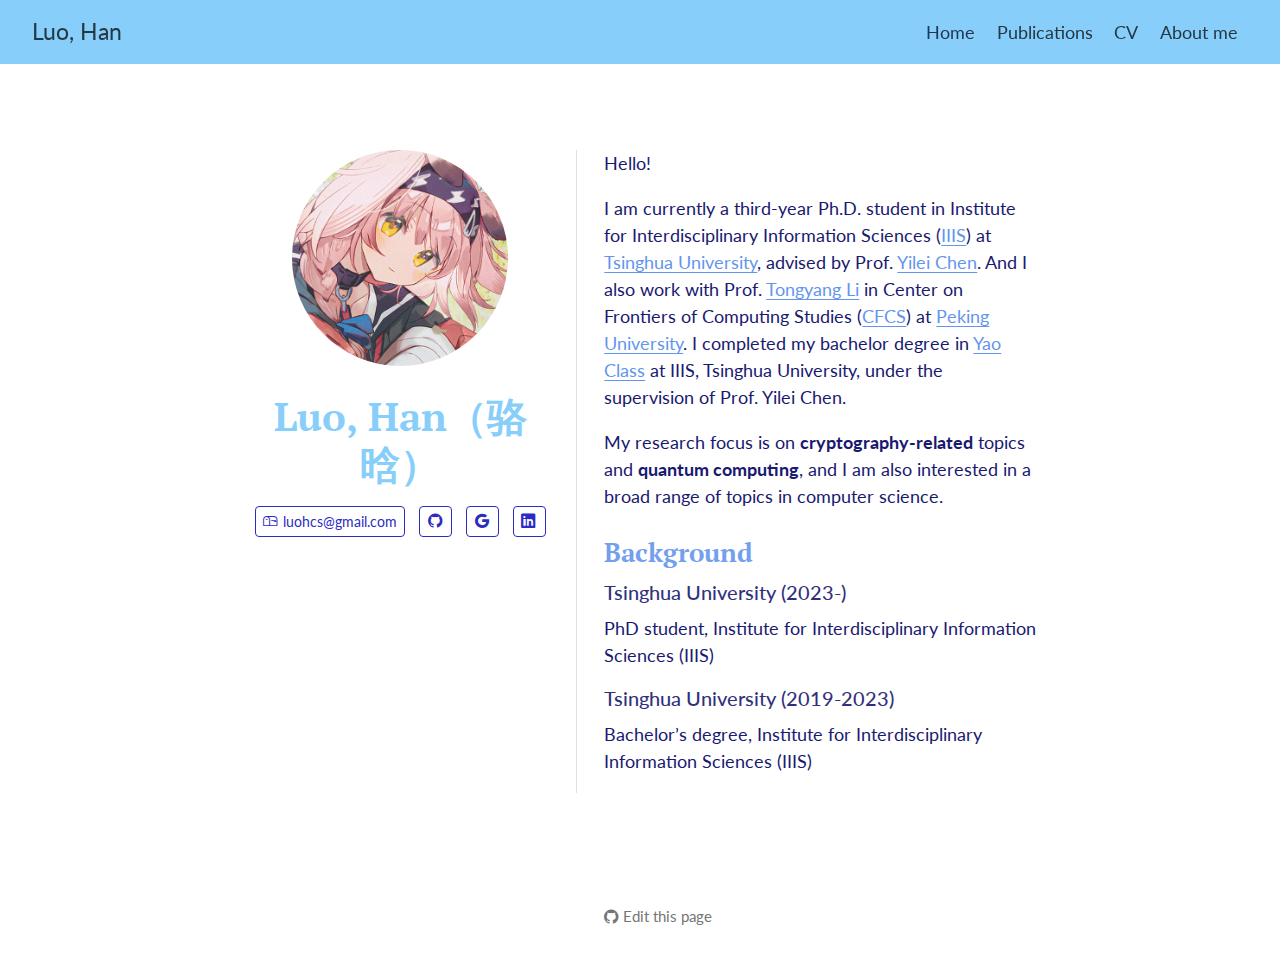
<file: docs/index.html>
<!DOCTYPE html>
<html xmlns="http://www.w3.org/1999/xhtml" lang="en" xml:lang="en"><head>

<meta charset="utf-8">
<meta name="generator" content="quarto-1.8.26">

<meta name="viewport" content="width=device-width, initial-scale=1.0, user-scalable=yes">


<title>Luo, Han（骆晗） – Luo, Han</title>
<style>
code{white-space: pre-wrap;}
span.smallcaps{font-variant: small-caps;}
div.columns{display: flex; gap: min(4vw, 1.5em);}
div.column{flex: auto; overflow-x: auto;}
div.hanging-indent{margin-left: 1.5em; text-indent: -1.5em;}
ul.task-list{list-style: none;}
ul.task-list li input[type="checkbox"] {
  width: 0.8em;
  margin: 0 0.8em 0.2em -1em; /* quarto-specific, see https://github.com/quarto-dev/quarto-cli/issues/4556 */ 
  vertical-align: middle;
}
</style>


<script src="site_libs/quarto-nav/quarto-nav.js"></script>
<script src="site_libs/quarto-nav/headroom.min.js"></script>
<script src="site_libs/clipboard/clipboard.min.js"></script>
<script src="site_libs/quarto-search/autocomplete.umd.js"></script>
<script src="site_libs/quarto-search/fuse.min.js"></script>
<script src="site_libs/quarto-search/quarto-search.js"></script>
<meta name="quarto:offset" content="./">
<link href="./favicon.png" rel="icon" type="image/png">
<script src="site_libs/quarto-html/quarto.js" type="module"></script>
<script src="site_libs/quarto-html/tabsets/tabsets.js" type="module"></script>
<script src="site_libs/quarto-html/axe/axe-check.js" type="module"></script>
<script src="site_libs/quarto-html/popper.min.js"></script>
<script src="site_libs/quarto-html/tippy.umd.min.js"></script>
<link href="site_libs/quarto-html/tippy.css" rel="stylesheet">
<link href="site_libs/quarto-html/quarto-syntax-highlighting-587c61ba64f3a5504c4d52d930310e48.css" rel="stylesheet" id="quarto-text-highlighting-styles">
<script src="site_libs/bootstrap/bootstrap.min.js"></script>
<link href="site_libs/bootstrap/bootstrap-icons.css" rel="stylesheet">
<link href="site_libs/bootstrap/bootstrap-1719c0163b936916dc7833be25f7a540.min.css" rel="stylesheet" append-hash="true" id="quarto-bootstrap" data-mode="light">
<script id="quarto-search-options" type="application/json">{
  "location": "navbar",
  "copy-button": false,
  "collapse-after": 3,
  "panel-placement": "end",
  "type": "overlay",
  "limit": 50,
  "keyboard-shortcut": [
    "f",
    "/",
    "s"
  ],
  "show-item-context": false,
  "language": {
    "search-no-results-text": "No results",
    "search-matching-documents-text": "matching documents",
    "search-copy-link-title": "Copy link to search",
    "search-hide-matches-text": "Hide additional matches",
    "search-more-match-text": "more match in this document",
    "search-more-matches-text": "more matches in this document",
    "search-clear-button-title": "Clear",
    "search-text-placeholder": "",
    "search-detached-cancel-button-title": "Cancel",
    "search-submit-button-title": "Submit",
    "search-label": "Search"
  }
}</script>


</head>

<body class="nav-fixed fullcontent quarto-light">

<div id="quarto-search-results"></div>
  <header id="quarto-header" class="headroom fixed-top">
    <nav class="navbar navbar-expand-lg " data-bs-theme="dark">
      <div class="navbar-container container-fluid">
      <div class="navbar-brand-container mx-auto">
    <a class="navbar-brand" href="./index.html">
    <span class="navbar-title">Luo, Han</span>
    </a>
  </div>
          <button class="navbar-toggler" type="button" data-bs-toggle="collapse" data-bs-target="#navbarCollapse" aria-controls="navbarCollapse" role="menu" aria-expanded="false" aria-label="Toggle navigation" onclick="if (window.quartoToggleHeadroom) { window.quartoToggleHeadroom(); }">
  <span class="navbar-toggler-icon"></span>
</button>
          <div class="collapse navbar-collapse" id="navbarCollapse">
            <ul class="navbar-nav navbar-nav-scroll ms-auto">
  <li class="nav-item">
    <a class="nav-link active" href="./index.html" aria-current="page"> 
<span class="menu-text">Home</span></a>
  </li>  
  <li class="nav-item">
    <a class="nav-link" href="./pubs/pubs-all.html"> 
<span class="menu-text">Publications</span></a>
  </li>  
  <li class="nav-item">
    <a class="nav-link" href="./Resume_en.pdf"> 
<span class="menu-text">CV</span></a>
  </li>  
  <li class="nav-item">
    <a class="nav-link" href="./about_me.html"> 
<span class="menu-text">About me</span></a>
  </li>  
</ul>
          </div> <!-- /navcollapse -->
            <div class="quarto-navbar-tools">
</div>
      </div> <!-- /container-fluid -->
    </nav>
</header>
<!-- content -->
<div id="quarto-content" class="quarto-container page-columns page-rows-contents page-layout-article page-navbar">
<!-- sidebar -->
<!-- margin-sidebar -->
    
<!-- main -->
<main class="content" id="quarto-document-content">




<div class="quarto-about-trestles">
  <div class="about-entity">
    <img src="figs/photo.png" class="about-image
  round " style="height: 12em; width: 12em;">
<header id="title-block-header" class="quarto-title-block default">
<div class="quarto-title">
<h1 class="title">Luo, Han（骆晗）</h1>
</div>
<div class="quarto-title-meta">
  </div>
</header>
    <div class="about-links">
  <a href="mailto:luohcs@gmail.com" class="about-link" rel="" target="">
    <i class="bi bi-mailbox"></i>
     <span class="about-link-text">luohcs@gmail.com</span>
  </a>
  <a href="https://github.com/luohcs01" class="about-link" rel="" target="">
    <i class="bi bi-github"></i>
     <span class="about-link-text"></span>
  </a>
  <a href="https://scholar.google.com/citations?user=lJaciXIAAAAJ&amp;hl=zh-CN&amp;oi=sra" class="about-link" rel="" target="">
    <i class="bi bi-google scholar"></i>
     <span class="about-link-text"></span>
  </a>
  <a href="https://www.linkedin.com/in/luohcs01" class="about-link" rel="" target="">
    <i class="bi bi-linkedin"></i>
     <span class="about-link-text"></span>
  </a>
</div>
  </div>
  <div class="about-contents"><div id="hero-heading">
<p>Hello!</p>
<p>I am currently a third-year Ph.D.&nbsp;student in Institute for Interdisciplinary Information Sciences (<a href="https://iiis.tsinghua.edu.cn/en/">IIIS</a>) at <a href="https://www.tsinghua.edu.cn/en/">Tsinghua University</a>, advised by Prof.&nbsp;<a href="http://www.chenyilei.net/">Yilei Chen</a>. And I also work with Prof.&nbsp;<a href="https://www.tongyangli.com/">Tongyang Li</a> in Center on Frontiers of Computing Studies (<a href="https://cfcs.pku.edu.cn/english/">CFCS</a>) at <a href="https://english.pku.edu.cn/">Peking University</a>. I completed my bachelor degree in <a href="https://iiis.tsinghua.edu.cn/en/Yao_Class/About_Yao_Class.htm">Yao Class</a> at IIIS, Tsinghua University, under the supervision of Prof.&nbsp;Yilei Chen.</p>
<p>My research focus is on <strong>cryptography-related</strong> topics and <strong>quantum computing</strong>, and I am also interested in a broad range of topics in computer science.</p>
<section id="background" class="level3">
<h3 data-anchor-id="background">Background</h3>
<section id="tsinghua-university-2023-" class="level5">
<h5 data-anchor-id="tsinghua-university-2023-">Tsinghua University (2023-)</h5>
<p>PhD student, Institute for Interdisciplinary Information Sciences (IIIS)</p>
</section>
<section id="tsinghua-university-2019-2023" class="level5">
<h5 data-anchor-id="tsinghua-university-2019-2023">Tsinghua University (2019-2023)</h5>
<p>Bachelor’s degree, Institute for Interdisciplinary Information Sciences (IIIS)</p>
</section>
</section>
</div></div>
</div>





</main> <!-- /main -->
<script id="quarto-html-after-body" type="application/javascript">
  window.document.addEventListener("DOMContentLoaded", function (event) {
    const isCodeAnnotation = (el) => {
      for (const clz of el.classList) {
        if (clz.startsWith('code-annotation-')) {                     
          return true;
        }
      }
      return false;
    }
    const onCopySuccess = function(e) {
      // button target
      const button = e.trigger;
      // don't keep focus
      button.blur();
      // flash "checked"
      button.classList.add('code-copy-button-checked');
      var currentTitle = button.getAttribute("title");
      button.setAttribute("title", "Copied!");
      let tooltip;
      if (window.bootstrap) {
        button.setAttribute("data-bs-toggle", "tooltip");
        button.setAttribute("data-bs-placement", "left");
        button.setAttribute("data-bs-title", "Copied!");
        tooltip = new bootstrap.Tooltip(button, 
          { trigger: "manual", 
            customClass: "code-copy-button-tooltip",
            offset: [0, -8]});
        tooltip.show();    
      }
      setTimeout(function() {
        if (tooltip) {
          tooltip.hide();
          button.removeAttribute("data-bs-title");
          button.removeAttribute("data-bs-toggle");
          button.removeAttribute("data-bs-placement");
        }
        button.setAttribute("title", currentTitle);
        button.classList.remove('code-copy-button-checked');
      }, 1000);
      // clear code selection
      e.clearSelection();
    }
    const getTextToCopy = function(trigger) {
      const outerScaffold = trigger.parentElement.cloneNode(true);
      const codeEl = outerScaffold.querySelector('code');
      for (const childEl of codeEl.children) {
        if (isCodeAnnotation(childEl)) {
          childEl.remove();
        }
      }
      return codeEl.innerText;
    }
    const clipboard = new window.ClipboardJS('.code-copy-button:not([data-in-quarto-modal])', {
      text: getTextToCopy
    });
    clipboard.on('success', onCopySuccess);
    if (window.document.getElementById('quarto-embedded-source-code-modal')) {
      const clipboardModal = new window.ClipboardJS('.code-copy-button[data-in-quarto-modal]', {
        text: getTextToCopy,
        container: window.document.getElementById('quarto-embedded-source-code-modal')
      });
      clipboardModal.on('success', onCopySuccess);
    }
      var localhostRegex = new RegExp(/^(?:http|https):\/\/localhost\:?[0-9]*\//);
      var mailtoRegex = new RegExp(/^mailto:/);
        var filterRegex = new RegExp("https:\/\/luohcs01\.github\.io");
      var isInternal = (href) => {
          return filterRegex.test(href) || localhostRegex.test(href) || mailtoRegex.test(href);
      }
      // Inspect non-navigation links and adorn them if external
     var links = window.document.querySelectorAll('a[href]:not(.nav-link):not(.navbar-brand):not(.toc-action):not(.sidebar-link):not(.sidebar-item-toggle):not(.pagination-link):not(.no-external):not([aria-hidden]):not(.dropdown-item):not(.quarto-navigation-tool):not(.about-link)');
      for (var i=0; i<links.length; i++) {
        const link = links[i];
        if (!isInternal(link.href)) {
          // undo the damage that might have been done by quarto-nav.js in the case of
          // links that we want to consider external
          if (link.dataset.originalHref !== undefined) {
            link.href = link.dataset.originalHref;
          }
        }
      }
    function tippyHover(el, contentFn, onTriggerFn, onUntriggerFn) {
      const config = {
        allowHTML: true,
        maxWidth: 500,
        delay: 100,
        arrow: false,
        appendTo: function(el) {
            return el.parentElement;
        },
        interactive: true,
        interactiveBorder: 10,
        theme: 'quarto',
        placement: 'bottom-start',
      };
      if (contentFn) {
        config.content = contentFn;
      }
      if (onTriggerFn) {
        config.onTrigger = onTriggerFn;
      }
      if (onUntriggerFn) {
        config.onUntrigger = onUntriggerFn;
      }
      window.tippy(el, config); 
    }
    const noterefs = window.document.querySelectorAll('a[role="doc-noteref"]');
    for (var i=0; i<noterefs.length; i++) {
      const ref = noterefs[i];
      tippyHover(ref, function() {
        // use id or data attribute instead here
        let href = ref.getAttribute('data-footnote-href') || ref.getAttribute('href');
        try { href = new URL(href).hash; } catch {}
        const id = href.replace(/^#\/?/, "");
        const note = window.document.getElementById(id);
        if (note) {
          return note.innerHTML;
        } else {
          return "";
        }
      });
    }
    const xrefs = window.document.querySelectorAll('a.quarto-xref');
    const processXRef = (id, note) => {
      // Strip column container classes
      const stripColumnClz = (el) => {
        el.classList.remove("page-full", "page-columns");
        if (el.children) {
          for (const child of el.children) {
            stripColumnClz(child);
          }
        }
      }
      stripColumnClz(note)
      if (id === null || id.startsWith('sec-')) {
        // Special case sections, only their first couple elements
        const container = document.createElement("div");
        if (note.children && note.children.length > 2) {
          container.appendChild(note.children[0].cloneNode(true));
          for (let i = 1; i < note.children.length; i++) {
            const child = note.children[i];
            if (child.tagName === "P" && child.innerText === "") {
              continue;
            } else {
              container.appendChild(child.cloneNode(true));
              break;
            }
          }
          if (window.Quarto?.typesetMath) {
            window.Quarto.typesetMath(container);
          }
          return container.innerHTML
        } else {
          if (window.Quarto?.typesetMath) {
            window.Quarto.typesetMath(note);
          }
          return note.innerHTML;
        }
      } else {
        // Remove any anchor links if they are present
        const anchorLink = note.querySelector('a.anchorjs-link');
        if (anchorLink) {
          anchorLink.remove();
        }
        if (window.Quarto?.typesetMath) {
          window.Quarto.typesetMath(note);
        }
        if (note.classList.contains("callout")) {
          return note.outerHTML;
        } else {
          return note.innerHTML;
        }
      }
    }
    for (var i=0; i<xrefs.length; i++) {
      const xref = xrefs[i];
      tippyHover(xref, undefined, function(instance) {
        instance.disable();
        let url = xref.getAttribute('href');
        let hash = undefined; 
        if (url.startsWith('#')) {
          hash = url;
        } else {
          try { hash = new URL(url).hash; } catch {}
        }
        if (hash) {
          const id = hash.replace(/^#\/?/, "");
          const note = window.document.getElementById(id);
          if (note !== null) {
            try {
              const html = processXRef(id, note.cloneNode(true));
              instance.setContent(html);
            } finally {
              instance.enable();
              instance.show();
            }
          } else {
            // See if we can fetch this
            fetch(url.split('#')[0])
            .then(res => res.text())
            .then(html => {
              const parser = new DOMParser();
              const htmlDoc = parser.parseFromString(html, "text/html");
              const note = htmlDoc.getElementById(id);
              if (note !== null) {
                const html = processXRef(id, note);
                instance.setContent(html);
              } 
            }).finally(() => {
              instance.enable();
              instance.show();
            });
          }
        } else {
          // See if we can fetch a full url (with no hash to target)
          // This is a special case and we should probably do some content thinning / targeting
          fetch(url)
          .then(res => res.text())
          .then(html => {
            const parser = new DOMParser();
            const htmlDoc = parser.parseFromString(html, "text/html");
            const note = htmlDoc.querySelector('main.content');
            if (note !== null) {
              // This should only happen for chapter cross references
              // (since there is no id in the URL)
              // remove the first header
              if (note.children.length > 0 && note.children[0].tagName === "HEADER") {
                note.children[0].remove();
              }
              const html = processXRef(null, note);
              instance.setContent(html);
            } 
          }).finally(() => {
            instance.enable();
            instance.show();
          });
        }
      }, function(instance) {
      });
    }
        let selectedAnnoteEl;
        const selectorForAnnotation = ( cell, annotation) => {
          let cellAttr = 'data-code-cell="' + cell + '"';
          let lineAttr = 'data-code-annotation="' +  annotation + '"';
          const selector = 'span[' + cellAttr + '][' + lineAttr + ']';
          return selector;
        }
        const selectCodeLines = (annoteEl) => {
          const doc = window.document;
          const targetCell = annoteEl.getAttribute("data-target-cell");
          const targetAnnotation = annoteEl.getAttribute("data-target-annotation");
          const annoteSpan = window.document.querySelector(selectorForAnnotation(targetCell, targetAnnotation));
          const lines = annoteSpan.getAttribute("data-code-lines").split(",");
          const lineIds = lines.map((line) => {
            return targetCell + "-" + line;
          })
          let top = null;
          let height = null;
          let parent = null;
          if (lineIds.length > 0) {
              //compute the position of the single el (top and bottom and make a div)
              const el = window.document.getElementById(lineIds[0]);
              top = el.offsetTop;
              height = el.offsetHeight;
              parent = el.parentElement.parentElement;
            if (lineIds.length > 1) {
              const lastEl = window.document.getElementById(lineIds[lineIds.length - 1]);
              const bottom = lastEl.offsetTop + lastEl.offsetHeight;
              height = bottom - top;
            }
            if (top !== null && height !== null && parent !== null) {
              // cook up a div (if necessary) and position it 
              let div = window.document.getElementById("code-annotation-line-highlight");
              if (div === null) {
                div = window.document.createElement("div");
                div.setAttribute("id", "code-annotation-line-highlight");
                div.style.position = 'absolute';
                parent.appendChild(div);
              }
              div.style.top = top - 2 + "px";
              div.style.height = height + 4 + "px";
              div.style.left = 0;
              let gutterDiv = window.document.getElementById("code-annotation-line-highlight-gutter");
              if (gutterDiv === null) {
                gutterDiv = window.document.createElement("div");
                gutterDiv.setAttribute("id", "code-annotation-line-highlight-gutter");
                gutterDiv.style.position = 'absolute';
                const codeCell = window.document.getElementById(targetCell);
                const gutter = codeCell.querySelector('.code-annotation-gutter');
                gutter.appendChild(gutterDiv);
              }
              gutterDiv.style.top = top - 2 + "px";
              gutterDiv.style.height = height + 4 + "px";
            }
            selectedAnnoteEl = annoteEl;
          }
        };
        const unselectCodeLines = () => {
          const elementsIds = ["code-annotation-line-highlight", "code-annotation-line-highlight-gutter"];
          elementsIds.forEach((elId) => {
            const div = window.document.getElementById(elId);
            if (div) {
              div.remove();
            }
          });
          selectedAnnoteEl = undefined;
        };
          // Handle positioning of the toggle
      window.addEventListener(
        "resize",
        throttle(() => {
          elRect = undefined;
          if (selectedAnnoteEl) {
            selectCodeLines(selectedAnnoteEl);
          }
        }, 10)
      );
      function throttle(fn, ms) {
      let throttle = false;
      let timer;
        return (...args) => {
          if(!throttle) { // first call gets through
              fn.apply(this, args);
              throttle = true;
          } else { // all the others get throttled
              if(timer) clearTimeout(timer); // cancel #2
              timer = setTimeout(() => {
                fn.apply(this, args);
                timer = throttle = false;
              }, ms);
          }
        };
      }
        // Attach click handler to the DT
        const annoteDls = window.document.querySelectorAll('dt[data-target-cell]');
        for (const annoteDlNode of annoteDls) {
          annoteDlNode.addEventListener('click', (event) => {
            const clickedEl = event.target;
            if (clickedEl !== selectedAnnoteEl) {
              unselectCodeLines();
              const activeEl = window.document.querySelector('dt[data-target-cell].code-annotation-active');
              if (activeEl) {
                activeEl.classList.remove('code-annotation-active');
              }
              selectCodeLines(clickedEl);
              clickedEl.classList.add('code-annotation-active');
            } else {
              // Unselect the line
              unselectCodeLines();
              clickedEl.classList.remove('code-annotation-active');
            }
          });
        }
    const findCites = (el) => {
      const parentEl = el.parentElement;
      if (parentEl) {
        const cites = parentEl.dataset.cites;
        if (cites) {
          return {
            el,
            cites: cites.split(' ')
          };
        } else {
          return findCites(el.parentElement)
        }
      } else {
        return undefined;
      }
    };
    var bibliorefs = window.document.querySelectorAll('a[role="doc-biblioref"]');
    for (var i=0; i<bibliorefs.length; i++) {
      const ref = bibliorefs[i];
      const citeInfo = findCites(ref);
      if (citeInfo) {
        tippyHover(citeInfo.el, function() {
          var popup = window.document.createElement('div');
          citeInfo.cites.forEach(function(cite) {
            var citeDiv = window.document.createElement('div');
            citeDiv.classList.add('hanging-indent');
            citeDiv.classList.add('csl-entry');
            var biblioDiv = window.document.getElementById('ref-' + cite);
            if (biblioDiv) {
              citeDiv.innerHTML = biblioDiv.innerHTML;
            }
            popup.appendChild(citeDiv);
          });
          return popup.innerHTML;
        });
      }
    }
  });
  </script>
</div> <!-- /content -->




<footer class="footer"><div class="nav-footer"><div class="nav-footer-center"><div class="toc-actions"><ul><li><a href="https://github.com/LuoHCS01/LuoHCS01.github.io/edit/main/index.qmd" class="toc-action"><i class="bi bi-github"></i>Edit this page</a></li></ul></div></div></div></footer></body></html>
</file>
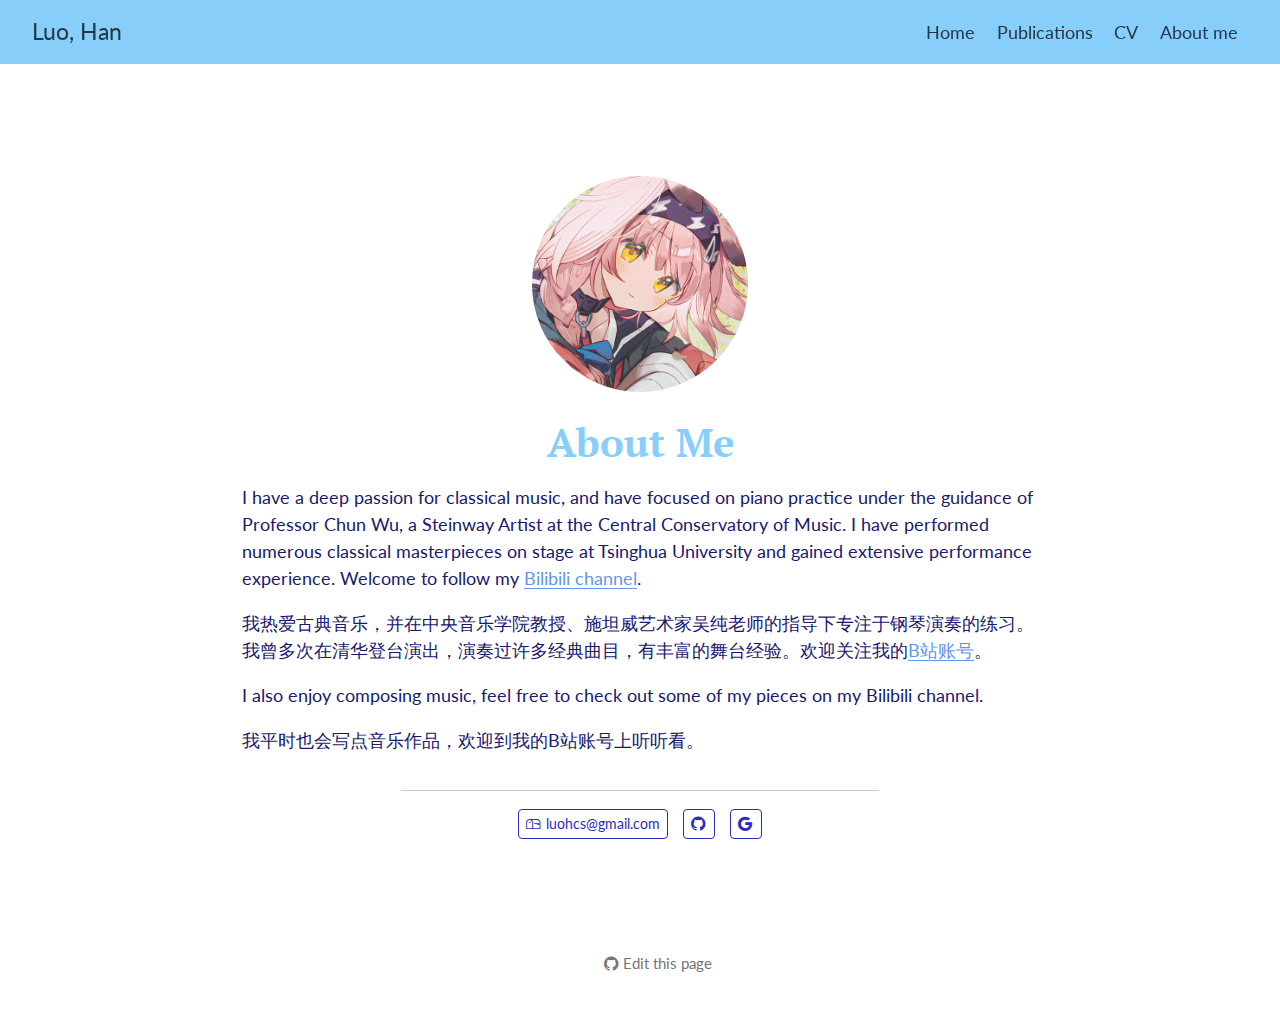
<file: docs/about_me.html>
<!DOCTYPE html>
<html xmlns="http://www.w3.org/1999/xhtml" lang="en" xml:lang="en"><head>

<meta charset="utf-8">
<meta name="generator" content="quarto-1.8.26">

<meta name="viewport" content="width=device-width, initial-scale=1.0, user-scalable=yes">


<title>About Me – Luo, Han</title>
<style>
code{white-space: pre-wrap;}
span.smallcaps{font-variant: small-caps;}
div.columns{display: flex; gap: min(4vw, 1.5em);}
div.column{flex: auto; overflow-x: auto;}
div.hanging-indent{margin-left: 1.5em; text-indent: -1.5em;}
ul.task-list{list-style: none;}
ul.task-list li input[type="checkbox"] {
  width: 0.8em;
  margin: 0 0.8em 0.2em -1em; /* quarto-specific, see https://github.com/quarto-dev/quarto-cli/issues/4556 */ 
  vertical-align: middle;
}
</style>


<script src="site_libs/quarto-nav/quarto-nav.js"></script>
<script src="site_libs/quarto-nav/headroom.min.js"></script>
<script src="site_libs/clipboard/clipboard.min.js"></script>
<script src="site_libs/quarto-search/autocomplete.umd.js"></script>
<script src="site_libs/quarto-search/fuse.min.js"></script>
<script src="site_libs/quarto-search/quarto-search.js"></script>
<meta name="quarto:offset" content="./">
<link href="./favicon.png" rel="icon" type="image/png">
<script src="site_libs/quarto-html/quarto.js" type="module"></script>
<script src="site_libs/quarto-html/tabsets/tabsets.js" type="module"></script>
<script src="site_libs/quarto-html/axe/axe-check.js" type="module"></script>
<script src="site_libs/quarto-html/popper.min.js"></script>
<script src="site_libs/quarto-html/tippy.umd.min.js"></script>
<link href="site_libs/quarto-html/tippy.css" rel="stylesheet">
<link href="site_libs/quarto-html/quarto-syntax-highlighting-587c61ba64f3a5504c4d52d930310e48.css" rel="stylesheet" id="quarto-text-highlighting-styles">
<script src="site_libs/bootstrap/bootstrap.min.js"></script>
<link href="site_libs/bootstrap/bootstrap-icons.css" rel="stylesheet">
<link href="site_libs/bootstrap/bootstrap-1719c0163b936916dc7833be25f7a540.min.css" rel="stylesheet" append-hash="true" id="quarto-bootstrap" data-mode="light">
<script id="quarto-search-options" type="application/json">{
  "location": "navbar",
  "copy-button": false,
  "collapse-after": 3,
  "panel-placement": "end",
  "type": "overlay",
  "limit": 50,
  "keyboard-shortcut": [
    "f",
    "/",
    "s"
  ],
  "show-item-context": false,
  "language": {
    "search-no-results-text": "No results",
    "search-matching-documents-text": "matching documents",
    "search-copy-link-title": "Copy link to search",
    "search-hide-matches-text": "Hide additional matches",
    "search-more-match-text": "more match in this document",
    "search-more-matches-text": "more matches in this document",
    "search-clear-button-title": "Clear",
    "search-text-placeholder": "",
    "search-detached-cancel-button-title": "Cancel",
    "search-submit-button-title": "Submit",
    "search-label": "Search"
  }
}</script>


</head>

<body class="nav-fixed fullcontent quarto-light">

<div id="quarto-search-results"></div>
  <header id="quarto-header" class="headroom fixed-top">
    <nav class="navbar navbar-expand-lg " data-bs-theme="dark">
      <div class="navbar-container container-fluid">
      <div class="navbar-brand-container mx-auto">
    <a class="navbar-brand" href="./index.html">
    <span class="navbar-title">Luo, Han</span>
    </a>
  </div>
          <button class="navbar-toggler" type="button" data-bs-toggle="collapse" data-bs-target="#navbarCollapse" aria-controls="navbarCollapse" role="menu" aria-expanded="false" aria-label="Toggle navigation" onclick="if (window.quartoToggleHeadroom) { window.quartoToggleHeadroom(); }">
  <span class="navbar-toggler-icon"></span>
</button>
          <div class="collapse navbar-collapse" id="navbarCollapse">
            <ul class="navbar-nav navbar-nav-scroll ms-auto">
  <li class="nav-item">
    <a class="nav-link" href="./index.html"> 
<span class="menu-text">Home</span></a>
  </li>  
  <li class="nav-item">
    <a class="nav-link" href="./pubs/pubs-all.html"> 
<span class="menu-text">Publications</span></a>
  </li>  
  <li class="nav-item">
    <a class="nav-link" href="./Resume_en.pdf"> 
<span class="menu-text">CV</span></a>
  </li>  
  <li class="nav-item">
    <a class="nav-link active" href="./about_me.html" aria-current="page"> 
<span class="menu-text">About me</span></a>
  </li>  
</ul>
          </div> <!-- /navcollapse -->
            <div class="quarto-navbar-tools">
</div>
      </div> <!-- /container-fluid -->
    </nav>
</header>
<!-- content -->
<div id="quarto-content" class="quarto-container page-columns page-rows-contents page-layout-article page-navbar">
<!-- sidebar -->
<!-- margin-sidebar -->
    
<!-- main -->
<main class="content" id="quarto-document-content">




<div class="quarto-about-jolla">
  <img src="figs/photo.png" class="about-image
  round " style="height: 12em; width: 12em;">
 <header id="title-block-header" class="quarto-title-block default">
<div class="quarto-title">
<h1 class="title">About Me</h1>
</div>
<div class="quarto-title-meta">
  </div>
</header><div id="hero-heading">
<p>I have a deep passion for classical music, and have focused on piano practice under the guidance of Professor Chun Wu, a Steinway Artist at the Central Conservatory of Music. I have performed numerous classical masterpieces on stage at Tsinghua University and gained extensive performance experience. Welcome to follow my <a href="https://space.bilibili.com/426164965">Bilibili channel</a>.</p>
<p>我热爱古典音乐，并在中央音乐学院教授、施坦威艺术家吴纯老师的指导下专注于钢琴演奏的练习。我曾多次在清华登台演出，演奏过许多经典曲目，有丰富的舞台经验。欢迎关注我的<a href="https://space.bilibili.com/426164965">B站账号</a>。</p>
<p>I also enjoy composing music, feel free to check out some of my pieces on my Bilibili channel.</p>
<p>我平时也会写点音乐作品，欢迎到我的B站账号上听听看。</p>
</div> 
  <hr class="about-sep">
   <div class="about-links">
  <a href="mailto:luohcs@gmail.com" class="about-link" rel="" target="">
    <i class="bi bi-mailbox"></i>
     <span class="about-link-text">luohcs@gmail.com</span>
  </a>
  <a href="https://github.com/luohcs01" class="about-link" rel="" target="">
    <i class="bi bi-github"></i>
     <span class="about-link-text"></span>
  </a>
  <a href="https://scholar.google.com/citations?user=lJaciXIAAAAJ&amp;hl=zh-CN&amp;oi=sra" class="about-link" rel="" target="">
    <i class="bi bi-google scholar"></i>
     <span class="about-link-text"></span>
  </a>
</div>
</div>





</main> <!-- /main -->
<script id="quarto-html-after-body" type="application/javascript">
  window.document.addEventListener("DOMContentLoaded", function (event) {
    const isCodeAnnotation = (el) => {
      for (const clz of el.classList) {
        if (clz.startsWith('code-annotation-')) {                     
          return true;
        }
      }
      return false;
    }
    const onCopySuccess = function(e) {
      // button target
      const button = e.trigger;
      // don't keep focus
      button.blur();
      // flash "checked"
      button.classList.add('code-copy-button-checked');
      var currentTitle = button.getAttribute("title");
      button.setAttribute("title", "Copied!");
      let tooltip;
      if (window.bootstrap) {
        button.setAttribute("data-bs-toggle", "tooltip");
        button.setAttribute("data-bs-placement", "left");
        button.setAttribute("data-bs-title", "Copied!");
        tooltip = new bootstrap.Tooltip(button, 
          { trigger: "manual", 
            customClass: "code-copy-button-tooltip",
            offset: [0, -8]});
        tooltip.show();    
      }
      setTimeout(function() {
        if (tooltip) {
          tooltip.hide();
          button.removeAttribute("data-bs-title");
          button.removeAttribute("data-bs-toggle");
          button.removeAttribute("data-bs-placement");
        }
        button.setAttribute("title", currentTitle);
        button.classList.remove('code-copy-button-checked');
      }, 1000);
      // clear code selection
      e.clearSelection();
    }
    const getTextToCopy = function(trigger) {
      const outerScaffold = trigger.parentElement.cloneNode(true);
      const codeEl = outerScaffold.querySelector('code');
      for (const childEl of codeEl.children) {
        if (isCodeAnnotation(childEl)) {
          childEl.remove();
        }
      }
      return codeEl.innerText;
    }
    const clipboard = new window.ClipboardJS('.code-copy-button:not([data-in-quarto-modal])', {
      text: getTextToCopy
    });
    clipboard.on('success', onCopySuccess);
    if (window.document.getElementById('quarto-embedded-source-code-modal')) {
      const clipboardModal = new window.ClipboardJS('.code-copy-button[data-in-quarto-modal]', {
        text: getTextToCopy,
        container: window.document.getElementById('quarto-embedded-source-code-modal')
      });
      clipboardModal.on('success', onCopySuccess);
    }
      var localhostRegex = new RegExp(/^(?:http|https):\/\/localhost\:?[0-9]*\//);
      var mailtoRegex = new RegExp(/^mailto:/);
        var filterRegex = new RegExp("https:\/\/luohcs01\.github\.io");
      var isInternal = (href) => {
          return filterRegex.test(href) || localhostRegex.test(href) || mailtoRegex.test(href);
      }
      // Inspect non-navigation links and adorn them if external
     var links = window.document.querySelectorAll('a[href]:not(.nav-link):not(.navbar-brand):not(.toc-action):not(.sidebar-link):not(.sidebar-item-toggle):not(.pagination-link):not(.no-external):not([aria-hidden]):not(.dropdown-item):not(.quarto-navigation-tool):not(.about-link)');
      for (var i=0; i<links.length; i++) {
        const link = links[i];
        if (!isInternal(link.href)) {
          // undo the damage that might have been done by quarto-nav.js in the case of
          // links that we want to consider external
          if (link.dataset.originalHref !== undefined) {
            link.href = link.dataset.originalHref;
          }
        }
      }
    function tippyHover(el, contentFn, onTriggerFn, onUntriggerFn) {
      const config = {
        allowHTML: true,
        maxWidth: 500,
        delay: 100,
        arrow: false,
        appendTo: function(el) {
            return el.parentElement;
        },
        interactive: true,
        interactiveBorder: 10,
        theme: 'quarto',
        placement: 'bottom-start',
      };
      if (contentFn) {
        config.content = contentFn;
      }
      if (onTriggerFn) {
        config.onTrigger = onTriggerFn;
      }
      if (onUntriggerFn) {
        config.onUntrigger = onUntriggerFn;
      }
      window.tippy(el, config); 
    }
    const noterefs = window.document.querySelectorAll('a[role="doc-noteref"]');
    for (var i=0; i<noterefs.length; i++) {
      const ref = noterefs[i];
      tippyHover(ref, function() {
        // use id or data attribute instead here
        let href = ref.getAttribute('data-footnote-href') || ref.getAttribute('href');
        try { href = new URL(href).hash; } catch {}
        const id = href.replace(/^#\/?/, "");
        const note = window.document.getElementById(id);
        if (note) {
          return note.innerHTML;
        } else {
          return "";
        }
      });
    }
    const xrefs = window.document.querySelectorAll('a.quarto-xref');
    const processXRef = (id, note) => {
      // Strip column container classes
      const stripColumnClz = (el) => {
        el.classList.remove("page-full", "page-columns");
        if (el.children) {
          for (const child of el.children) {
            stripColumnClz(child);
          }
        }
      }
      stripColumnClz(note)
      if (id === null || id.startsWith('sec-')) {
        // Special case sections, only their first couple elements
        const container = document.createElement("div");
        if (note.children && note.children.length > 2) {
          container.appendChild(note.children[0].cloneNode(true));
          for (let i = 1; i < note.children.length; i++) {
            const child = note.children[i];
            if (child.tagName === "P" && child.innerText === "") {
              continue;
            } else {
              container.appendChild(child.cloneNode(true));
              break;
            }
          }
          if (window.Quarto?.typesetMath) {
            window.Quarto.typesetMath(container);
          }
          return container.innerHTML
        } else {
          if (window.Quarto?.typesetMath) {
            window.Quarto.typesetMath(note);
          }
          return note.innerHTML;
        }
      } else {
        // Remove any anchor links if they are present
        const anchorLink = note.querySelector('a.anchorjs-link');
        if (anchorLink) {
          anchorLink.remove();
        }
        if (window.Quarto?.typesetMath) {
          window.Quarto.typesetMath(note);
        }
        if (note.classList.contains("callout")) {
          return note.outerHTML;
        } else {
          return note.innerHTML;
        }
      }
    }
    for (var i=0; i<xrefs.length; i++) {
      const xref = xrefs[i];
      tippyHover(xref, undefined, function(instance) {
        instance.disable();
        let url = xref.getAttribute('href');
        let hash = undefined; 
        if (url.startsWith('#')) {
          hash = url;
        } else {
          try { hash = new URL(url).hash; } catch {}
        }
        if (hash) {
          const id = hash.replace(/^#\/?/, "");
          const note = window.document.getElementById(id);
          if (note !== null) {
            try {
              const html = processXRef(id, note.cloneNode(true));
              instance.setContent(html);
            } finally {
              instance.enable();
              instance.show();
            }
          } else {
            // See if we can fetch this
            fetch(url.split('#')[0])
            .then(res => res.text())
            .then(html => {
              const parser = new DOMParser();
              const htmlDoc = parser.parseFromString(html, "text/html");
              const note = htmlDoc.getElementById(id);
              if (note !== null) {
                const html = processXRef(id, note);
                instance.setContent(html);
              } 
            }).finally(() => {
              instance.enable();
              instance.show();
            });
          }
        } else {
          // See if we can fetch a full url (with no hash to target)
          // This is a special case and we should probably do some content thinning / targeting
          fetch(url)
          .then(res => res.text())
          .then(html => {
            const parser = new DOMParser();
            const htmlDoc = parser.parseFromString(html, "text/html");
            const note = htmlDoc.querySelector('main.content');
            if (note !== null) {
              // This should only happen for chapter cross references
              // (since there is no id in the URL)
              // remove the first header
              if (note.children.length > 0 && note.children[0].tagName === "HEADER") {
                note.children[0].remove();
              }
              const html = processXRef(null, note);
              instance.setContent(html);
            } 
          }).finally(() => {
            instance.enable();
            instance.show();
          });
        }
      }, function(instance) {
      });
    }
        let selectedAnnoteEl;
        const selectorForAnnotation = ( cell, annotation) => {
          let cellAttr = 'data-code-cell="' + cell + '"';
          let lineAttr = 'data-code-annotation="' +  annotation + '"';
          const selector = 'span[' + cellAttr + '][' + lineAttr + ']';
          return selector;
        }
        const selectCodeLines = (annoteEl) => {
          const doc = window.document;
          const targetCell = annoteEl.getAttribute("data-target-cell");
          const targetAnnotation = annoteEl.getAttribute("data-target-annotation");
          const annoteSpan = window.document.querySelector(selectorForAnnotation(targetCell, targetAnnotation));
          const lines = annoteSpan.getAttribute("data-code-lines").split(",");
          const lineIds = lines.map((line) => {
            return targetCell + "-" + line;
          })
          let top = null;
          let height = null;
          let parent = null;
          if (lineIds.length > 0) {
              //compute the position of the single el (top and bottom and make a div)
              const el = window.document.getElementById(lineIds[0]);
              top = el.offsetTop;
              height = el.offsetHeight;
              parent = el.parentElement.parentElement;
            if (lineIds.length > 1) {
              const lastEl = window.document.getElementById(lineIds[lineIds.length - 1]);
              const bottom = lastEl.offsetTop + lastEl.offsetHeight;
              height = bottom - top;
            }
            if (top !== null && height !== null && parent !== null) {
              // cook up a div (if necessary) and position it 
              let div = window.document.getElementById("code-annotation-line-highlight");
              if (div === null) {
                div = window.document.createElement("div");
                div.setAttribute("id", "code-annotation-line-highlight");
                div.style.position = 'absolute';
                parent.appendChild(div);
              }
              div.style.top = top - 2 + "px";
              div.style.height = height + 4 + "px";
              div.style.left = 0;
              let gutterDiv = window.document.getElementById("code-annotation-line-highlight-gutter");
              if (gutterDiv === null) {
                gutterDiv = window.document.createElement("div");
                gutterDiv.setAttribute("id", "code-annotation-line-highlight-gutter");
                gutterDiv.style.position = 'absolute';
                const codeCell = window.document.getElementById(targetCell);
                const gutter = codeCell.querySelector('.code-annotation-gutter');
                gutter.appendChild(gutterDiv);
              }
              gutterDiv.style.top = top - 2 + "px";
              gutterDiv.style.height = height + 4 + "px";
            }
            selectedAnnoteEl = annoteEl;
          }
        };
        const unselectCodeLines = () => {
          const elementsIds = ["code-annotation-line-highlight", "code-annotation-line-highlight-gutter"];
          elementsIds.forEach((elId) => {
            const div = window.document.getElementById(elId);
            if (div) {
              div.remove();
            }
          });
          selectedAnnoteEl = undefined;
        };
          // Handle positioning of the toggle
      window.addEventListener(
        "resize",
        throttle(() => {
          elRect = undefined;
          if (selectedAnnoteEl) {
            selectCodeLines(selectedAnnoteEl);
          }
        }, 10)
      );
      function throttle(fn, ms) {
      let throttle = false;
      let timer;
        return (...args) => {
          if(!throttle) { // first call gets through
              fn.apply(this, args);
              throttle = true;
          } else { // all the others get throttled
              if(timer) clearTimeout(timer); // cancel #2
              timer = setTimeout(() => {
                fn.apply(this, args);
                timer = throttle = false;
              }, ms);
          }
        };
      }
        // Attach click handler to the DT
        const annoteDls = window.document.querySelectorAll('dt[data-target-cell]');
        for (const annoteDlNode of annoteDls) {
          annoteDlNode.addEventListener('click', (event) => {
            const clickedEl = event.target;
            if (clickedEl !== selectedAnnoteEl) {
              unselectCodeLines();
              const activeEl = window.document.querySelector('dt[data-target-cell].code-annotation-active');
              if (activeEl) {
                activeEl.classList.remove('code-annotation-active');
              }
              selectCodeLines(clickedEl);
              clickedEl.classList.add('code-annotation-active');
            } else {
              // Unselect the line
              unselectCodeLines();
              clickedEl.classList.remove('code-annotation-active');
            }
          });
        }
    const findCites = (el) => {
      const parentEl = el.parentElement;
      if (parentEl) {
        const cites = parentEl.dataset.cites;
        if (cites) {
          return {
            el,
            cites: cites.split(' ')
          };
        } else {
          return findCites(el.parentElement)
        }
      } else {
        return undefined;
      }
    };
    var bibliorefs = window.document.querySelectorAll('a[role="doc-biblioref"]');
    for (var i=0; i<bibliorefs.length; i++) {
      const ref = bibliorefs[i];
      const citeInfo = findCites(ref);
      if (citeInfo) {
        tippyHover(citeInfo.el, function() {
          var popup = window.document.createElement('div');
          citeInfo.cites.forEach(function(cite) {
            var citeDiv = window.document.createElement('div');
            citeDiv.classList.add('hanging-indent');
            citeDiv.classList.add('csl-entry');
            var biblioDiv = window.document.getElementById('ref-' + cite);
            if (biblioDiv) {
              citeDiv.innerHTML = biblioDiv.innerHTML;
            }
            popup.appendChild(citeDiv);
          });
          return popup.innerHTML;
        });
      }
    }
  });
  </script>
</div> <!-- /content -->




<footer class="footer"><div class="nav-footer"><div class="nav-footer-center"><div class="toc-actions"><ul><li><a href="https://github.com/LuoHCS01/LuoHCS01.github.io/edit/main/about_me.qmd" class="toc-action"><i class="bi bi-github"></i>Edit this page</a></li></ul></div></div></div></footer></body></html>
</file>
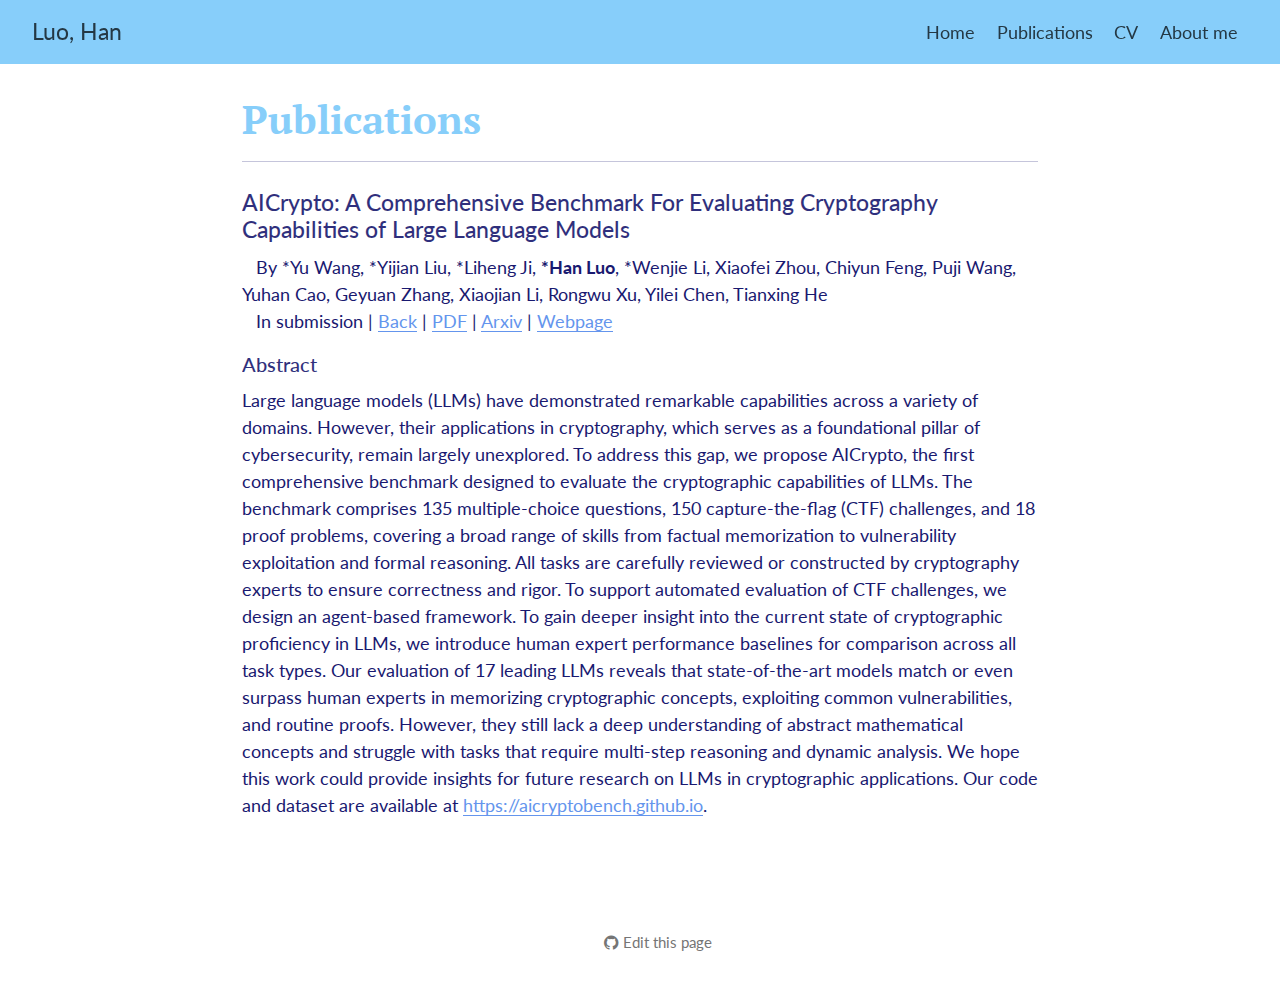
<file: docs/pubs/pub-202507-aicrypto.html>
<!DOCTYPE html>
<html xmlns="http://www.w3.org/1999/xhtml" lang="en" xml:lang="en"><head>

<meta charset="utf-8">
<meta name="generator" content="quarto-1.8.26">

<meta name="viewport" content="width=device-width, initial-scale=1.0, user-scalable=yes">


<title>Publications – Luo, Han</title>
<style>
code{white-space: pre-wrap;}
span.smallcaps{font-variant: small-caps;}
div.columns{display: flex; gap: min(4vw, 1.5em);}
div.column{flex: auto; overflow-x: auto;}
div.hanging-indent{margin-left: 1.5em; text-indent: -1.5em;}
ul.task-list{list-style: none;}
ul.task-list li input[type="checkbox"] {
  width: 0.8em;
  margin: 0 0.8em 0.2em -1em; /* quarto-specific, see https://github.com/quarto-dev/quarto-cli/issues/4556 */ 
  vertical-align: middle;
}
</style>


<script src="../site_libs/quarto-nav/quarto-nav.js"></script>
<script src="../site_libs/quarto-nav/headroom.min.js"></script>
<script src="../site_libs/clipboard/clipboard.min.js"></script>
<script src="../site_libs/quarto-search/autocomplete.umd.js"></script>
<script src="../site_libs/quarto-search/fuse.min.js"></script>
<script src="../site_libs/quarto-search/quarto-search.js"></script>
<meta name="quarto:offset" content="../">
<link href="../favicon.png" rel="icon" type="image/png">
<script src="../site_libs/quarto-html/quarto.js" type="module"></script>
<script src="../site_libs/quarto-html/tabsets/tabsets.js" type="module"></script>
<script src="../site_libs/quarto-html/axe/axe-check.js" type="module"></script>
<script src="../site_libs/quarto-html/popper.min.js"></script>
<script src="../site_libs/quarto-html/tippy.umd.min.js"></script>
<script src="../site_libs/quarto-html/anchor.min.js"></script>
<link href="../site_libs/quarto-html/tippy.css" rel="stylesheet">
<link href="../site_libs/quarto-html/quarto-syntax-highlighting-587c61ba64f3a5504c4d52d930310e48.css" rel="stylesheet" id="quarto-text-highlighting-styles">
<script src="../site_libs/bootstrap/bootstrap.min.js"></script>
<link href="../site_libs/bootstrap/bootstrap-icons.css" rel="stylesheet">
<link href="../site_libs/bootstrap/bootstrap-1719c0163b936916dc7833be25f7a540.min.css" rel="stylesheet" append-hash="true" id="quarto-bootstrap" data-mode="light">
<script id="quarto-search-options" type="application/json">{
  "location": "navbar",
  "copy-button": false,
  "collapse-after": 3,
  "panel-placement": "end",
  "type": "overlay",
  "limit": 50,
  "keyboard-shortcut": [
    "f",
    "/",
    "s"
  ],
  "show-item-context": false,
  "language": {
    "search-no-results-text": "No results",
    "search-matching-documents-text": "matching documents",
    "search-copy-link-title": "Copy link to search",
    "search-hide-matches-text": "Hide additional matches",
    "search-more-match-text": "more match in this document",
    "search-more-matches-text": "more matches in this document",
    "search-clear-button-title": "Clear",
    "search-text-placeholder": "",
    "search-detached-cancel-button-title": "Cancel",
    "search-submit-button-title": "Submit",
    "search-label": "Search"
  }
}</script>


</head>

<body class="nav-fixed fullcontent quarto-light">

<div id="quarto-search-results"></div>
  <header id="quarto-header" class="headroom fixed-top">
    <nav class="navbar navbar-expand-lg " data-bs-theme="dark">
      <div class="navbar-container container-fluid">
      <div class="navbar-brand-container mx-auto">
    <a class="navbar-brand" href="../index.html">
    <span class="navbar-title">Luo, Han</span>
    </a>
  </div>
          <button class="navbar-toggler" type="button" data-bs-toggle="collapse" data-bs-target="#navbarCollapse" aria-controls="navbarCollapse" role="menu" aria-expanded="false" aria-label="Toggle navigation" onclick="if (window.quartoToggleHeadroom) { window.quartoToggleHeadroom(); }">
  <span class="navbar-toggler-icon"></span>
</button>
          <div class="collapse navbar-collapse" id="navbarCollapse">
            <ul class="navbar-nav navbar-nav-scroll ms-auto">
  <li class="nav-item">
    <a class="nav-link" href="../index.html"> 
<span class="menu-text">Home</span></a>
  </li>  
  <li class="nav-item">
    <a class="nav-link" href="../pubs/pubs-all.html"> 
<span class="menu-text">Publications</span></a>
  </li>  
  <li class="nav-item">
    <a class="nav-link" href="../Resume_en.pdf"> 
<span class="menu-text">CV</span></a>
  </li>  
  <li class="nav-item">
    <a class="nav-link" href="../about_me.html"> 
<span class="menu-text">About me</span></a>
  </li>  
</ul>
          </div> <!-- /navcollapse -->
            <div class="quarto-navbar-tools">
</div>
      </div> <!-- /container-fluid -->
    </nav>
</header>
<!-- content -->
<div id="quarto-content" class="quarto-container page-columns page-rows-contents page-layout-article page-navbar">
<!-- sidebar -->
<!-- margin-sidebar -->
    
<!-- main -->
<main class="content" id="quarto-document-content">

<header id="title-block-header" class="quarto-title-block default">
<div class="quarto-title">
<h1 class="title">Publications</h1>
</div>



<div class="quarto-title-meta">

    
  
    
  </div>
  


</header>


<hr>
<section id="aicrypto-a-comprehensive-benchmark-for-evaluating-cryptography-capabilities-of-large-language-models" class="level4">
<h4 class="anchored" data-anchor-id="aicrypto-a-comprehensive-benchmark-for-evaluating-cryptography-capabilities-of-large-language-models">AICrypto: A Comprehensive Benchmark For Evaluating Cryptography Capabilities of Large Language Models</h4>
<p> By *Yu Wang, *Yijian Liu, *Liheng Ji, <strong>*Han Luo</strong>, *Wenjie Li, Xiaofei Zhou, Chiyun Feng, Puji Wang, Yuhan Cao, Geyuan Zhang, Xiaojian Li, Rongwu Xu, Yilei Chen, Tianxing He<br>  In submission | <a href="../pubs/pubs-all.html">Back</a> | <a href="https://arxiv.org/pdf/2507.09580">PDF</a> | <a href="https://arxiv.org/abs/2507.09580">Arxiv</a> | <a href="https://aicryptobench.github.io/">Webpage</a></p>
<section id="abstract" class="level5">
<h5 class="anchored" data-anchor-id="abstract">Abstract</h5>
<p>Large language models (LLMs) have demonstrated remarkable capabilities across a variety of domains. However, their applications in cryptography, which serves as a foundational pillar of cybersecurity, remain largely unexplored. To address this gap, we propose AICrypto, the first comprehensive benchmark designed to evaluate the cryptographic capabilities of LLMs. The benchmark comprises 135 multiple-choice questions, 150 capture-the-flag (CTF) challenges, and 18 proof problems, covering a broad range of skills from factual memorization to vulnerability exploitation and formal reasoning. All tasks are carefully reviewed or constructed by cryptography experts to ensure correctness and rigor. To support automated evaluation of CTF challenges, we design an agent-based framework. To gain deeper insight into the current state of cryptographic proficiency in LLMs, we introduce human expert performance baselines for comparison across all task types. Our evaluation of 17 leading LLMs reveals that state-of-the-art models match or even surpass human experts in memorizing cryptographic concepts, exploiting common vulnerabilities, and routine proofs. However, they still lack a deep understanding of abstract mathematical concepts and struggle with tasks that require multi-step reasoning and dynamic analysis. We hope this work could provide insights for future research on LLMs in cryptographic applications. Our code and dataset are available at <a href="https://aicryptobench.github.io">https://aicryptobench.github.io</a>.</p>


</section>
</section>

</main> <!-- /main -->
<script id="quarto-html-after-body" type="application/javascript">
  window.document.addEventListener("DOMContentLoaded", function (event) {
    const icon = "";
    const anchorJS = new window.AnchorJS();
    anchorJS.options = {
      placement: 'right',
      icon: icon
    };
    anchorJS.add('.anchored');
    const isCodeAnnotation = (el) => {
      for (const clz of el.classList) {
        if (clz.startsWith('code-annotation-')) {                     
          return true;
        }
      }
      return false;
    }
    const onCopySuccess = function(e) {
      // button target
      const button = e.trigger;
      // don't keep focus
      button.blur();
      // flash "checked"
      button.classList.add('code-copy-button-checked');
      var currentTitle = button.getAttribute("title");
      button.setAttribute("title", "Copied!");
      let tooltip;
      if (window.bootstrap) {
        button.setAttribute("data-bs-toggle", "tooltip");
        button.setAttribute("data-bs-placement", "left");
        button.setAttribute("data-bs-title", "Copied!");
        tooltip = new bootstrap.Tooltip(button, 
          { trigger: "manual", 
            customClass: "code-copy-button-tooltip",
            offset: [0, -8]});
        tooltip.show();    
      }
      setTimeout(function() {
        if (tooltip) {
          tooltip.hide();
          button.removeAttribute("data-bs-title");
          button.removeAttribute("data-bs-toggle");
          button.removeAttribute("data-bs-placement");
        }
        button.setAttribute("title", currentTitle);
        button.classList.remove('code-copy-button-checked');
      }, 1000);
      // clear code selection
      e.clearSelection();
    }
    const getTextToCopy = function(trigger) {
      const outerScaffold = trigger.parentElement.cloneNode(true);
      const codeEl = outerScaffold.querySelector('code');
      for (const childEl of codeEl.children) {
        if (isCodeAnnotation(childEl)) {
          childEl.remove();
        }
      }
      return codeEl.innerText;
    }
    const clipboard = new window.ClipboardJS('.code-copy-button:not([data-in-quarto-modal])', {
      text: getTextToCopy
    });
    clipboard.on('success', onCopySuccess);
    if (window.document.getElementById('quarto-embedded-source-code-modal')) {
      const clipboardModal = new window.ClipboardJS('.code-copy-button[data-in-quarto-modal]', {
        text: getTextToCopy,
        container: window.document.getElementById('quarto-embedded-source-code-modal')
      });
      clipboardModal.on('success', onCopySuccess);
    }
      var localhostRegex = new RegExp(/^(?:http|https):\/\/localhost\:?[0-9]*\//);
      var mailtoRegex = new RegExp(/^mailto:/);
        var filterRegex = new RegExp("https:\/\/luohcs01\.github\.io");
      var isInternal = (href) => {
          return filterRegex.test(href) || localhostRegex.test(href) || mailtoRegex.test(href);
      }
      // Inspect non-navigation links and adorn them if external
     var links = window.document.querySelectorAll('a[href]:not(.nav-link):not(.navbar-brand):not(.toc-action):not(.sidebar-link):not(.sidebar-item-toggle):not(.pagination-link):not(.no-external):not([aria-hidden]):not(.dropdown-item):not(.quarto-navigation-tool):not(.about-link)');
      for (var i=0; i<links.length; i++) {
        const link = links[i];
        if (!isInternal(link.href)) {
          // undo the damage that might have been done by quarto-nav.js in the case of
          // links that we want to consider external
          if (link.dataset.originalHref !== undefined) {
            link.href = link.dataset.originalHref;
          }
        }
      }
    function tippyHover(el, contentFn, onTriggerFn, onUntriggerFn) {
      const config = {
        allowHTML: true,
        maxWidth: 500,
        delay: 100,
        arrow: false,
        appendTo: function(el) {
            return el.parentElement;
        },
        interactive: true,
        interactiveBorder: 10,
        theme: 'quarto',
        placement: 'bottom-start',
      };
      if (contentFn) {
        config.content = contentFn;
      }
      if (onTriggerFn) {
        config.onTrigger = onTriggerFn;
      }
      if (onUntriggerFn) {
        config.onUntrigger = onUntriggerFn;
      }
      window.tippy(el, config); 
    }
    const noterefs = window.document.querySelectorAll('a[role="doc-noteref"]');
    for (var i=0; i<noterefs.length; i++) {
      const ref = noterefs[i];
      tippyHover(ref, function() {
        // use id or data attribute instead here
        let href = ref.getAttribute('data-footnote-href') || ref.getAttribute('href');
        try { href = new URL(href).hash; } catch {}
        const id = href.replace(/^#\/?/, "");
        const note = window.document.getElementById(id);
        if (note) {
          return note.innerHTML;
        } else {
          return "";
        }
      });
    }
    const xrefs = window.document.querySelectorAll('a.quarto-xref');
    const processXRef = (id, note) => {
      // Strip column container classes
      const stripColumnClz = (el) => {
        el.classList.remove("page-full", "page-columns");
        if (el.children) {
          for (const child of el.children) {
            stripColumnClz(child);
          }
        }
      }
      stripColumnClz(note)
      if (id === null || id.startsWith('sec-')) {
        // Special case sections, only their first couple elements
        const container = document.createElement("div");
        if (note.children && note.children.length > 2) {
          container.appendChild(note.children[0].cloneNode(true));
          for (let i = 1; i < note.children.length; i++) {
            const child = note.children[i];
            if (child.tagName === "P" && child.innerText === "") {
              continue;
            } else {
              container.appendChild(child.cloneNode(true));
              break;
            }
          }
          if (window.Quarto?.typesetMath) {
            window.Quarto.typesetMath(container);
          }
          return container.innerHTML
        } else {
          if (window.Quarto?.typesetMath) {
            window.Quarto.typesetMath(note);
          }
          return note.innerHTML;
        }
      } else {
        // Remove any anchor links if they are present
        const anchorLink = note.querySelector('a.anchorjs-link');
        if (anchorLink) {
          anchorLink.remove();
        }
        if (window.Quarto?.typesetMath) {
          window.Quarto.typesetMath(note);
        }
        if (note.classList.contains("callout")) {
          return note.outerHTML;
        } else {
          return note.innerHTML;
        }
      }
    }
    for (var i=0; i<xrefs.length; i++) {
      const xref = xrefs[i];
      tippyHover(xref, undefined, function(instance) {
        instance.disable();
        let url = xref.getAttribute('href');
        let hash = undefined; 
        if (url.startsWith('#')) {
          hash = url;
        } else {
          try { hash = new URL(url).hash; } catch {}
        }
        if (hash) {
          const id = hash.replace(/^#\/?/, "");
          const note = window.document.getElementById(id);
          if (note !== null) {
            try {
              const html = processXRef(id, note.cloneNode(true));
              instance.setContent(html);
            } finally {
              instance.enable();
              instance.show();
            }
          } else {
            // See if we can fetch this
            fetch(url.split('#')[0])
            .then(res => res.text())
            .then(html => {
              const parser = new DOMParser();
              const htmlDoc = parser.parseFromString(html, "text/html");
              const note = htmlDoc.getElementById(id);
              if (note !== null) {
                const html = processXRef(id, note);
                instance.setContent(html);
              } 
            }).finally(() => {
              instance.enable();
              instance.show();
            });
          }
        } else {
          // See if we can fetch a full url (with no hash to target)
          // This is a special case and we should probably do some content thinning / targeting
          fetch(url)
          .then(res => res.text())
          .then(html => {
            const parser = new DOMParser();
            const htmlDoc = parser.parseFromString(html, "text/html");
            const note = htmlDoc.querySelector('main.content');
            if (note !== null) {
              // This should only happen for chapter cross references
              // (since there is no id in the URL)
              // remove the first header
              if (note.children.length > 0 && note.children[0].tagName === "HEADER") {
                note.children[0].remove();
              }
              const html = processXRef(null, note);
              instance.setContent(html);
            } 
          }).finally(() => {
            instance.enable();
            instance.show();
          });
        }
      }, function(instance) {
      });
    }
        let selectedAnnoteEl;
        const selectorForAnnotation = ( cell, annotation) => {
          let cellAttr = 'data-code-cell="' + cell + '"';
          let lineAttr = 'data-code-annotation="' +  annotation + '"';
          const selector = 'span[' + cellAttr + '][' + lineAttr + ']';
          return selector;
        }
        const selectCodeLines = (annoteEl) => {
          const doc = window.document;
          const targetCell = annoteEl.getAttribute("data-target-cell");
          const targetAnnotation = annoteEl.getAttribute("data-target-annotation");
          const annoteSpan = window.document.querySelector(selectorForAnnotation(targetCell, targetAnnotation));
          const lines = annoteSpan.getAttribute("data-code-lines").split(",");
          const lineIds = lines.map((line) => {
            return targetCell + "-" + line;
          })
          let top = null;
          let height = null;
          let parent = null;
          if (lineIds.length > 0) {
              //compute the position of the single el (top and bottom and make a div)
              const el = window.document.getElementById(lineIds[0]);
              top = el.offsetTop;
              height = el.offsetHeight;
              parent = el.parentElement.parentElement;
            if (lineIds.length > 1) {
              const lastEl = window.document.getElementById(lineIds[lineIds.length - 1]);
              const bottom = lastEl.offsetTop + lastEl.offsetHeight;
              height = bottom - top;
            }
            if (top !== null && height !== null && parent !== null) {
              // cook up a div (if necessary) and position it 
              let div = window.document.getElementById("code-annotation-line-highlight");
              if (div === null) {
                div = window.document.createElement("div");
                div.setAttribute("id", "code-annotation-line-highlight");
                div.style.position = 'absolute';
                parent.appendChild(div);
              }
              div.style.top = top - 2 + "px";
              div.style.height = height + 4 + "px";
              div.style.left = 0;
              let gutterDiv = window.document.getElementById("code-annotation-line-highlight-gutter");
              if (gutterDiv === null) {
                gutterDiv = window.document.createElement("div");
                gutterDiv.setAttribute("id", "code-annotation-line-highlight-gutter");
                gutterDiv.style.position = 'absolute';
                const codeCell = window.document.getElementById(targetCell);
                const gutter = codeCell.querySelector('.code-annotation-gutter');
                gutter.appendChild(gutterDiv);
              }
              gutterDiv.style.top = top - 2 + "px";
              gutterDiv.style.height = height + 4 + "px";
            }
            selectedAnnoteEl = annoteEl;
          }
        };
        const unselectCodeLines = () => {
          const elementsIds = ["code-annotation-line-highlight", "code-annotation-line-highlight-gutter"];
          elementsIds.forEach((elId) => {
            const div = window.document.getElementById(elId);
            if (div) {
              div.remove();
            }
          });
          selectedAnnoteEl = undefined;
        };
          // Handle positioning of the toggle
      window.addEventListener(
        "resize",
        throttle(() => {
          elRect = undefined;
          if (selectedAnnoteEl) {
            selectCodeLines(selectedAnnoteEl);
          }
        }, 10)
      );
      function throttle(fn, ms) {
      let throttle = false;
      let timer;
        return (...args) => {
          if(!throttle) { // first call gets through
              fn.apply(this, args);
              throttle = true;
          } else { // all the others get throttled
              if(timer) clearTimeout(timer); // cancel #2
              timer = setTimeout(() => {
                fn.apply(this, args);
                timer = throttle = false;
              }, ms);
          }
        };
      }
        // Attach click handler to the DT
        const annoteDls = window.document.querySelectorAll('dt[data-target-cell]');
        for (const annoteDlNode of annoteDls) {
          annoteDlNode.addEventListener('click', (event) => {
            const clickedEl = event.target;
            if (clickedEl !== selectedAnnoteEl) {
              unselectCodeLines();
              const activeEl = window.document.querySelector('dt[data-target-cell].code-annotation-active');
              if (activeEl) {
                activeEl.classList.remove('code-annotation-active');
              }
              selectCodeLines(clickedEl);
              clickedEl.classList.add('code-annotation-active');
            } else {
              // Unselect the line
              unselectCodeLines();
              clickedEl.classList.remove('code-annotation-active');
            }
          });
        }
    const findCites = (el) => {
      const parentEl = el.parentElement;
      if (parentEl) {
        const cites = parentEl.dataset.cites;
        if (cites) {
          return {
            el,
            cites: cites.split(' ')
          };
        } else {
          return findCites(el.parentElement)
        }
      } else {
        return undefined;
      }
    };
    var bibliorefs = window.document.querySelectorAll('a[role="doc-biblioref"]');
    for (var i=0; i<bibliorefs.length; i++) {
      const ref = bibliorefs[i];
      const citeInfo = findCites(ref);
      if (citeInfo) {
        tippyHover(citeInfo.el, function() {
          var popup = window.document.createElement('div');
          citeInfo.cites.forEach(function(cite) {
            var citeDiv = window.document.createElement('div');
            citeDiv.classList.add('hanging-indent');
            citeDiv.classList.add('csl-entry');
            var biblioDiv = window.document.getElementById('ref-' + cite);
            if (biblioDiv) {
              citeDiv.innerHTML = biblioDiv.innerHTML;
            }
            popup.appendChild(citeDiv);
          });
          return popup.innerHTML;
        });
      }
    }
  });
  </script>
</div> <!-- /content -->




<footer class="footer"><div class="nav-footer"><div class="nav-footer-center"><div class="toc-actions"><ul><li><a href="https://github.com/LuoHCS01/LuoHCS01.github.io/edit/main/pubs/pub-202507-aicrypto.qmd" class="toc-action"><i class="bi bi-github"></i>Edit this page</a></li></ul></div></div></div></footer></body></html>
</file>
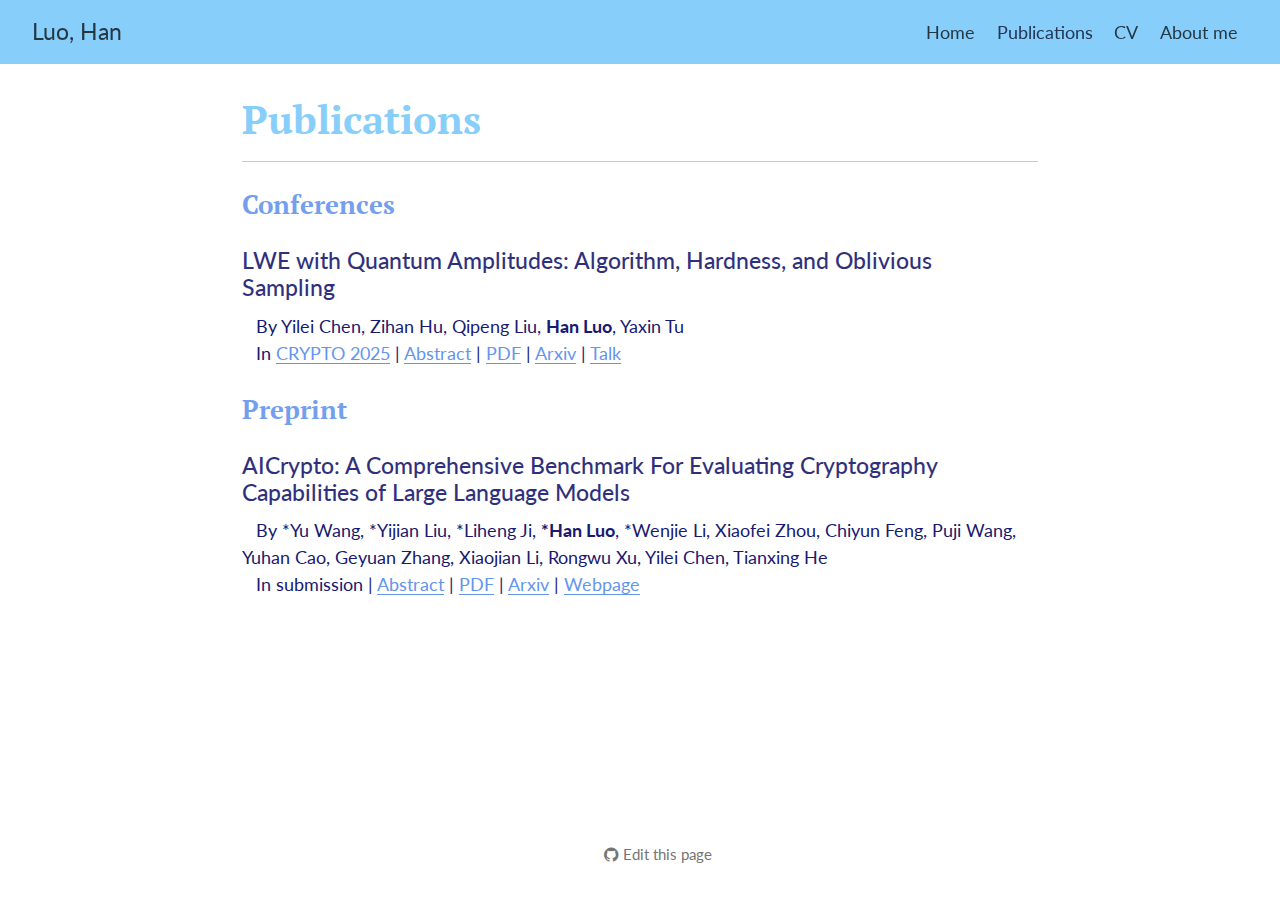
<file: docs/pubs/pubs-all.html>
<!DOCTYPE html>
<html xmlns="http://www.w3.org/1999/xhtml" lang="en" xml:lang="en"><head>

<meta charset="utf-8">
<meta name="generator" content="quarto-1.8.26">

<meta name="viewport" content="width=device-width, initial-scale=1.0, user-scalable=yes">


<title>Publications – Luo, Han</title>
<style>
code{white-space: pre-wrap;}
span.smallcaps{font-variant: small-caps;}
div.columns{display: flex; gap: min(4vw, 1.5em);}
div.column{flex: auto; overflow-x: auto;}
div.hanging-indent{margin-left: 1.5em; text-indent: -1.5em;}
ul.task-list{list-style: none;}
ul.task-list li input[type="checkbox"] {
  width: 0.8em;
  margin: 0 0.8em 0.2em -1em; /* quarto-specific, see https://github.com/quarto-dev/quarto-cli/issues/4556 */ 
  vertical-align: middle;
}
</style>


<script src="../site_libs/quarto-nav/quarto-nav.js"></script>
<script src="../site_libs/quarto-nav/headroom.min.js"></script>
<script src="../site_libs/clipboard/clipboard.min.js"></script>
<script src="../site_libs/quarto-search/autocomplete.umd.js"></script>
<script src="../site_libs/quarto-search/fuse.min.js"></script>
<script src="../site_libs/quarto-search/quarto-search.js"></script>
<meta name="quarto:offset" content="../">
<link href="../favicon.png" rel="icon" type="image/png">
<script src="../site_libs/quarto-html/quarto.js" type="module"></script>
<script src="../site_libs/quarto-html/tabsets/tabsets.js" type="module"></script>
<script src="../site_libs/quarto-html/axe/axe-check.js" type="module"></script>
<script src="../site_libs/quarto-html/popper.min.js"></script>
<script src="../site_libs/quarto-html/tippy.umd.min.js"></script>
<script src="../site_libs/quarto-html/anchor.min.js"></script>
<link href="../site_libs/quarto-html/tippy.css" rel="stylesheet">
<link href="../site_libs/quarto-html/quarto-syntax-highlighting-587c61ba64f3a5504c4d52d930310e48.css" rel="stylesheet" id="quarto-text-highlighting-styles">
<script src="../site_libs/bootstrap/bootstrap.min.js"></script>
<link href="../site_libs/bootstrap/bootstrap-icons.css" rel="stylesheet">
<link href="../site_libs/bootstrap/bootstrap-1719c0163b936916dc7833be25f7a540.min.css" rel="stylesheet" append-hash="true" id="quarto-bootstrap" data-mode="light">
<script id="quarto-search-options" type="application/json">{
  "location": "navbar",
  "copy-button": false,
  "collapse-after": 3,
  "panel-placement": "end",
  "type": "overlay",
  "limit": 50,
  "keyboard-shortcut": [
    "f",
    "/",
    "s"
  ],
  "show-item-context": false,
  "language": {
    "search-no-results-text": "No results",
    "search-matching-documents-text": "matching documents",
    "search-copy-link-title": "Copy link to search",
    "search-hide-matches-text": "Hide additional matches",
    "search-more-match-text": "more match in this document",
    "search-more-matches-text": "more matches in this document",
    "search-clear-button-title": "Clear",
    "search-text-placeholder": "",
    "search-detached-cancel-button-title": "Cancel",
    "search-submit-button-title": "Submit",
    "search-label": "Search"
  }
}</script>


</head>

<body class="nav-fixed fullcontent quarto-light">

<div id="quarto-search-results"></div>
  <header id="quarto-header" class="headroom fixed-top">
    <nav class="navbar navbar-expand-lg " data-bs-theme="dark">
      <div class="navbar-container container-fluid">
      <div class="navbar-brand-container mx-auto">
    <a class="navbar-brand" href="../index.html">
    <span class="navbar-title">Luo, Han</span>
    </a>
  </div>
          <button class="navbar-toggler" type="button" data-bs-toggle="collapse" data-bs-target="#navbarCollapse" aria-controls="navbarCollapse" role="menu" aria-expanded="false" aria-label="Toggle navigation" onclick="if (window.quartoToggleHeadroom) { window.quartoToggleHeadroom(); }">
  <span class="navbar-toggler-icon"></span>
</button>
          <div class="collapse navbar-collapse" id="navbarCollapse">
            <ul class="navbar-nav navbar-nav-scroll ms-auto">
  <li class="nav-item">
    <a class="nav-link" href="../index.html"> 
<span class="menu-text">Home</span></a>
  </li>  
  <li class="nav-item">
    <a class="nav-link active" href="../pubs/pubs-all.html" aria-current="page"> 
<span class="menu-text">Publications</span></a>
  </li>  
  <li class="nav-item">
    <a class="nav-link" href="../Resume_en.pdf"> 
<span class="menu-text">CV</span></a>
  </li>  
  <li class="nav-item">
    <a class="nav-link" href="../about_me.html"> 
<span class="menu-text">About me</span></a>
  </li>  
</ul>
          </div> <!-- /navcollapse -->
            <div class="quarto-navbar-tools">
</div>
      </div> <!-- /container-fluid -->
    </nav>
</header>
<!-- content -->
<div id="quarto-content" class="quarto-container page-columns page-rows-contents page-layout-article page-navbar">
<!-- sidebar -->
<!-- margin-sidebar -->
    
<!-- main -->
<main class="content" id="quarto-document-content">

<header id="title-block-header" class="quarto-title-block default">
<div class="quarto-title">
<h1 class="title">Publications</h1>
</div>



<div class="quarto-title-meta">

    
  
    
  </div>
  


</header>


<hr>
<section id="conferences" class="level3">
<h3 class="anchored" data-anchor-id="conferences">Conferences</h3>
<section id="lwe-with-quantum-amplitudes-algorithm-hardness-and-oblivious-sampling" class="level4">
<h4 class="anchored" data-anchor-id="lwe-with-quantum-amplitudes-algorithm-hardness-and-oblivious-sampling">LWE with Quantum Amplitudes: Algorithm, Hardness, and Oblivious Sampling</h4>
<p> By Yilei Chen, Zihan Hu, Qipeng Liu, <strong>Han Luo</strong>, Yaxin Tu<br>  In <a href="https://crypto.iacr.org/2025/">CRYPTO 2025</a> | <a href="../pubs/pub-202310-lwe.html">Abstract</a> | <a href="https://arxiv.org/pdf/2310.00644">PDF</a> | <a href="https://arxiv.org/abs/2310.00644">Arxiv</a> | <a href="https://www.youtube.com/watch?v=WJj6yY5h7gw">Talk</a></p>
</section>
</section>
<section id="preprint" class="level3">
<h3 class="anchored" data-anchor-id="preprint">Preprint</h3>
<section id="aicrypto-a-comprehensive-benchmark-for-evaluating-cryptography-capabilities-of-large-language-models" class="level4">
<h4 class="anchored" data-anchor-id="aicrypto-a-comprehensive-benchmark-for-evaluating-cryptography-capabilities-of-large-language-models">AICrypto: A Comprehensive Benchmark For Evaluating Cryptography Capabilities of Large Language Models</h4>
<p> By *Yu Wang, *Yijian Liu, *Liheng Ji, <strong>*Han Luo</strong>, *Wenjie Li, Xiaofei Zhou, Chiyun Feng, Puji Wang, Yuhan Cao, Geyuan Zhang, Xiaojian Li, Rongwu Xu, Yilei Chen, Tianxing He<br>  In submission | <a href="../pubs/pub-202507-aicrypto.html">Abstract</a> | <a href="https://arxiv.org/pdf/2507.09580">PDF</a> | <a href="https://arxiv.org/abs/2507.09580">Arxiv</a> | <a href="https://aicryptobench.github.io/">Webpage</a></p>


</section>
</section>

</main> <!-- /main -->
<script id="quarto-html-after-body" type="application/javascript">
  window.document.addEventListener("DOMContentLoaded", function (event) {
    const icon = "";
    const anchorJS = new window.AnchorJS();
    anchorJS.options = {
      placement: 'right',
      icon: icon
    };
    anchorJS.add('.anchored');
    const isCodeAnnotation = (el) => {
      for (const clz of el.classList) {
        if (clz.startsWith('code-annotation-')) {                     
          return true;
        }
      }
      return false;
    }
    const onCopySuccess = function(e) {
      // button target
      const button = e.trigger;
      // don't keep focus
      button.blur();
      // flash "checked"
      button.classList.add('code-copy-button-checked');
      var currentTitle = button.getAttribute("title");
      button.setAttribute("title", "Copied!");
      let tooltip;
      if (window.bootstrap) {
        button.setAttribute("data-bs-toggle", "tooltip");
        button.setAttribute("data-bs-placement", "left");
        button.setAttribute("data-bs-title", "Copied!");
        tooltip = new bootstrap.Tooltip(button, 
          { trigger: "manual", 
            customClass: "code-copy-button-tooltip",
            offset: [0, -8]});
        tooltip.show();    
      }
      setTimeout(function() {
        if (tooltip) {
          tooltip.hide();
          button.removeAttribute("data-bs-title");
          button.removeAttribute("data-bs-toggle");
          button.removeAttribute("data-bs-placement");
        }
        button.setAttribute("title", currentTitle);
        button.classList.remove('code-copy-button-checked');
      }, 1000);
      // clear code selection
      e.clearSelection();
    }
    const getTextToCopy = function(trigger) {
      const outerScaffold = trigger.parentElement.cloneNode(true);
      const codeEl = outerScaffold.querySelector('code');
      for (const childEl of codeEl.children) {
        if (isCodeAnnotation(childEl)) {
          childEl.remove();
        }
      }
      return codeEl.innerText;
    }
    const clipboard = new window.ClipboardJS('.code-copy-button:not([data-in-quarto-modal])', {
      text: getTextToCopy
    });
    clipboard.on('success', onCopySuccess);
    if (window.document.getElementById('quarto-embedded-source-code-modal')) {
      const clipboardModal = new window.ClipboardJS('.code-copy-button[data-in-quarto-modal]', {
        text: getTextToCopy,
        container: window.document.getElementById('quarto-embedded-source-code-modal')
      });
      clipboardModal.on('success', onCopySuccess);
    }
      var localhostRegex = new RegExp(/^(?:http|https):\/\/localhost\:?[0-9]*\//);
      var mailtoRegex = new RegExp(/^mailto:/);
        var filterRegex = new RegExp("https:\/\/luohcs01\.github\.io");
      var isInternal = (href) => {
          return filterRegex.test(href) || localhostRegex.test(href) || mailtoRegex.test(href);
      }
      // Inspect non-navigation links and adorn them if external
     var links = window.document.querySelectorAll('a[href]:not(.nav-link):not(.navbar-brand):not(.toc-action):not(.sidebar-link):not(.sidebar-item-toggle):not(.pagination-link):not(.no-external):not([aria-hidden]):not(.dropdown-item):not(.quarto-navigation-tool):not(.about-link)');
      for (var i=0; i<links.length; i++) {
        const link = links[i];
        if (!isInternal(link.href)) {
          // undo the damage that might have been done by quarto-nav.js in the case of
          // links that we want to consider external
          if (link.dataset.originalHref !== undefined) {
            link.href = link.dataset.originalHref;
          }
        }
      }
    function tippyHover(el, contentFn, onTriggerFn, onUntriggerFn) {
      const config = {
        allowHTML: true,
        maxWidth: 500,
        delay: 100,
        arrow: false,
        appendTo: function(el) {
            return el.parentElement;
        },
        interactive: true,
        interactiveBorder: 10,
        theme: 'quarto',
        placement: 'bottom-start',
      };
      if (contentFn) {
        config.content = contentFn;
      }
      if (onTriggerFn) {
        config.onTrigger = onTriggerFn;
      }
      if (onUntriggerFn) {
        config.onUntrigger = onUntriggerFn;
      }
      window.tippy(el, config); 
    }
    const noterefs = window.document.querySelectorAll('a[role="doc-noteref"]');
    for (var i=0; i<noterefs.length; i++) {
      const ref = noterefs[i];
      tippyHover(ref, function() {
        // use id or data attribute instead here
        let href = ref.getAttribute('data-footnote-href') || ref.getAttribute('href');
        try { href = new URL(href).hash; } catch {}
        const id = href.replace(/^#\/?/, "");
        const note = window.document.getElementById(id);
        if (note) {
          return note.innerHTML;
        } else {
          return "";
        }
      });
    }
    const xrefs = window.document.querySelectorAll('a.quarto-xref');
    const processXRef = (id, note) => {
      // Strip column container classes
      const stripColumnClz = (el) => {
        el.classList.remove("page-full", "page-columns");
        if (el.children) {
          for (const child of el.children) {
            stripColumnClz(child);
          }
        }
      }
      stripColumnClz(note)
      if (id === null || id.startsWith('sec-')) {
        // Special case sections, only their first couple elements
        const container = document.createElement("div");
        if (note.children && note.children.length > 2) {
          container.appendChild(note.children[0].cloneNode(true));
          for (let i = 1; i < note.children.length; i++) {
            const child = note.children[i];
            if (child.tagName === "P" && child.innerText === "") {
              continue;
            } else {
              container.appendChild(child.cloneNode(true));
              break;
            }
          }
          if (window.Quarto?.typesetMath) {
            window.Quarto.typesetMath(container);
          }
          return container.innerHTML
        } else {
          if (window.Quarto?.typesetMath) {
            window.Quarto.typesetMath(note);
          }
          return note.innerHTML;
        }
      } else {
        // Remove any anchor links if they are present
        const anchorLink = note.querySelector('a.anchorjs-link');
        if (anchorLink) {
          anchorLink.remove();
        }
        if (window.Quarto?.typesetMath) {
          window.Quarto.typesetMath(note);
        }
        if (note.classList.contains("callout")) {
          return note.outerHTML;
        } else {
          return note.innerHTML;
        }
      }
    }
    for (var i=0; i<xrefs.length; i++) {
      const xref = xrefs[i];
      tippyHover(xref, undefined, function(instance) {
        instance.disable();
        let url = xref.getAttribute('href');
        let hash = undefined; 
        if (url.startsWith('#')) {
          hash = url;
        } else {
          try { hash = new URL(url).hash; } catch {}
        }
        if (hash) {
          const id = hash.replace(/^#\/?/, "");
          const note = window.document.getElementById(id);
          if (note !== null) {
            try {
              const html = processXRef(id, note.cloneNode(true));
              instance.setContent(html);
            } finally {
              instance.enable();
              instance.show();
            }
          } else {
            // See if we can fetch this
            fetch(url.split('#')[0])
            .then(res => res.text())
            .then(html => {
              const parser = new DOMParser();
              const htmlDoc = parser.parseFromString(html, "text/html");
              const note = htmlDoc.getElementById(id);
              if (note !== null) {
                const html = processXRef(id, note);
                instance.setContent(html);
              } 
            }).finally(() => {
              instance.enable();
              instance.show();
            });
          }
        } else {
          // See if we can fetch a full url (with no hash to target)
          // This is a special case and we should probably do some content thinning / targeting
          fetch(url)
          .then(res => res.text())
          .then(html => {
            const parser = new DOMParser();
            const htmlDoc = parser.parseFromString(html, "text/html");
            const note = htmlDoc.querySelector('main.content');
            if (note !== null) {
              // This should only happen for chapter cross references
              // (since there is no id in the URL)
              // remove the first header
              if (note.children.length > 0 && note.children[0].tagName === "HEADER") {
                note.children[0].remove();
              }
              const html = processXRef(null, note);
              instance.setContent(html);
            } 
          }).finally(() => {
            instance.enable();
            instance.show();
          });
        }
      }, function(instance) {
      });
    }
        let selectedAnnoteEl;
        const selectorForAnnotation = ( cell, annotation) => {
          let cellAttr = 'data-code-cell="' + cell + '"';
          let lineAttr = 'data-code-annotation="' +  annotation + '"';
          const selector = 'span[' + cellAttr + '][' + lineAttr + ']';
          return selector;
        }
        const selectCodeLines = (annoteEl) => {
          const doc = window.document;
          const targetCell = annoteEl.getAttribute("data-target-cell");
          const targetAnnotation = annoteEl.getAttribute("data-target-annotation");
          const annoteSpan = window.document.querySelector(selectorForAnnotation(targetCell, targetAnnotation));
          const lines = annoteSpan.getAttribute("data-code-lines").split(",");
          const lineIds = lines.map((line) => {
            return targetCell + "-" + line;
          })
          let top = null;
          let height = null;
          let parent = null;
          if (lineIds.length > 0) {
              //compute the position of the single el (top and bottom and make a div)
              const el = window.document.getElementById(lineIds[0]);
              top = el.offsetTop;
              height = el.offsetHeight;
              parent = el.parentElement.parentElement;
            if (lineIds.length > 1) {
              const lastEl = window.document.getElementById(lineIds[lineIds.length - 1]);
              const bottom = lastEl.offsetTop + lastEl.offsetHeight;
              height = bottom - top;
            }
            if (top !== null && height !== null && parent !== null) {
              // cook up a div (if necessary) and position it 
              let div = window.document.getElementById("code-annotation-line-highlight");
              if (div === null) {
                div = window.document.createElement("div");
                div.setAttribute("id", "code-annotation-line-highlight");
                div.style.position = 'absolute';
                parent.appendChild(div);
              }
              div.style.top = top - 2 + "px";
              div.style.height = height + 4 + "px";
              div.style.left = 0;
              let gutterDiv = window.document.getElementById("code-annotation-line-highlight-gutter");
              if (gutterDiv === null) {
                gutterDiv = window.document.createElement("div");
                gutterDiv.setAttribute("id", "code-annotation-line-highlight-gutter");
                gutterDiv.style.position = 'absolute';
                const codeCell = window.document.getElementById(targetCell);
                const gutter = codeCell.querySelector('.code-annotation-gutter');
                gutter.appendChild(gutterDiv);
              }
              gutterDiv.style.top = top - 2 + "px";
              gutterDiv.style.height = height + 4 + "px";
            }
            selectedAnnoteEl = annoteEl;
          }
        };
        const unselectCodeLines = () => {
          const elementsIds = ["code-annotation-line-highlight", "code-annotation-line-highlight-gutter"];
          elementsIds.forEach((elId) => {
            const div = window.document.getElementById(elId);
            if (div) {
              div.remove();
            }
          });
          selectedAnnoteEl = undefined;
        };
          // Handle positioning of the toggle
      window.addEventListener(
        "resize",
        throttle(() => {
          elRect = undefined;
          if (selectedAnnoteEl) {
            selectCodeLines(selectedAnnoteEl);
          }
        }, 10)
      );
      function throttle(fn, ms) {
      let throttle = false;
      let timer;
        return (...args) => {
          if(!throttle) { // first call gets through
              fn.apply(this, args);
              throttle = true;
          } else { // all the others get throttled
              if(timer) clearTimeout(timer); // cancel #2
              timer = setTimeout(() => {
                fn.apply(this, args);
                timer = throttle = false;
              }, ms);
          }
        };
      }
        // Attach click handler to the DT
        const annoteDls = window.document.querySelectorAll('dt[data-target-cell]');
        for (const annoteDlNode of annoteDls) {
          annoteDlNode.addEventListener('click', (event) => {
            const clickedEl = event.target;
            if (clickedEl !== selectedAnnoteEl) {
              unselectCodeLines();
              const activeEl = window.document.querySelector('dt[data-target-cell].code-annotation-active');
              if (activeEl) {
                activeEl.classList.remove('code-annotation-active');
              }
              selectCodeLines(clickedEl);
              clickedEl.classList.add('code-annotation-active');
            } else {
              // Unselect the line
              unselectCodeLines();
              clickedEl.classList.remove('code-annotation-active');
            }
          });
        }
    const findCites = (el) => {
      const parentEl = el.parentElement;
      if (parentEl) {
        const cites = parentEl.dataset.cites;
        if (cites) {
          return {
            el,
            cites: cites.split(' ')
          };
        } else {
          return findCites(el.parentElement)
        }
      } else {
        return undefined;
      }
    };
    var bibliorefs = window.document.querySelectorAll('a[role="doc-biblioref"]');
    for (var i=0; i<bibliorefs.length; i++) {
      const ref = bibliorefs[i];
      const citeInfo = findCites(ref);
      if (citeInfo) {
        tippyHover(citeInfo.el, function() {
          var popup = window.document.createElement('div');
          citeInfo.cites.forEach(function(cite) {
            var citeDiv = window.document.createElement('div');
            citeDiv.classList.add('hanging-indent');
            citeDiv.classList.add('csl-entry');
            var biblioDiv = window.document.getElementById('ref-' + cite);
            if (biblioDiv) {
              citeDiv.innerHTML = biblioDiv.innerHTML;
            }
            popup.appendChild(citeDiv);
          });
          return popup.innerHTML;
        });
      }
    }
  });
  </script>
</div> <!-- /content -->




<footer class="footer"><div class="nav-footer"><div class="nav-footer-center"><div class="toc-actions"><ul><li><a href="https://github.com/LuoHCS01/LuoHCS01.github.io/edit/main/pubs/pubs-all.qmd" class="toc-action"><i class="bi bi-github"></i>Edit this page</a></li></ul></div></div></div></footer></body></html>
</file>
<file: docs/site_libs/quarto-html/tippy.css>
.tippy-box[data-animation=fade][data-state=hidden]{opacity:0}[data-tippy-root]{max-width:calc(100vw - 10px)}.tippy-box{position:relative;background-color:#333;color:#fff;border-radius:4px;font-size:14px;line-height:1.4;white-space:normal;outline:0;transition-property:transform,visibility,opacity}.tippy-box[data-placement^=top]>.tippy-arrow{bottom:0}.tippy-box[data-placement^=top]>.tippy-arrow:before{bottom:-7px;left:0;border-width:8px 8px 0;border-top-color:initial;transform-origin:center top}.tippy-box[data-placement^=bottom]>.tippy-arrow{top:0}.tippy-box[data-placement^=bottom]>.tippy-arrow:before{top:-7px;left:0;border-width:0 8px 8px;border-bottom-color:initial;transform-origin:center bottom}.tippy-box[data-placement^=left]>.tippy-arrow{right:0}.tippy-box[data-placement^=left]>.tippy-arrow:before{border-width:8px 0 8px 8px;border-left-color:initial;right:-7px;transform-origin:center left}.tippy-box[data-placement^=right]>.tippy-arrow{left:0}.tippy-box[data-placement^=right]>.tippy-arrow:before{left:-7px;border-width:8px 8px 8px 0;border-right-color:initial;transform-origin:center right}.tippy-box[data-inertia][data-state=visible]{transition-timing-function:cubic-bezier(.54,1.5,.38,1.11)}.tippy-arrow{width:16px;height:16px;color:#333}.tippy-arrow:before{content:"";position:absolute;border-color:transparent;border-style:solid}.tippy-content{position:relative;padding:5px 9px;z-index:1}
</file>
<file: docs/site_libs/quarto-html/quarto-syntax-highlighting-587c61ba64f3a5504c4d52d930310e48.css>
/* quarto syntax highlight colors */
:root {
  --quarto-hl-ot-color: #003B4F;
  --quarto-hl-at-color: #657422;
  --quarto-hl-ss-color: #20794D;
  --quarto-hl-an-color: #5E5E5E;
  --quarto-hl-fu-color: #4758AB;
  --quarto-hl-st-color: #20794D;
  --quarto-hl-cf-color: #003B4F;
  --quarto-hl-op-color: #5E5E5E;
  --quarto-hl-er-color: #AD0000;
  --quarto-hl-bn-color: #AD0000;
  --quarto-hl-al-color: #AD0000;
  --quarto-hl-va-color: #111111;
  --quarto-hl-bu-color: inherit;
  --quarto-hl-ex-color: inherit;
  --quarto-hl-pp-color: #AD0000;
  --quarto-hl-in-color: #5E5E5E;
  --quarto-hl-vs-color: #20794D;
  --quarto-hl-wa-color: #5E5E5E;
  --quarto-hl-do-color: #5E5E5E;
  --quarto-hl-im-color: #00769E;
  --quarto-hl-ch-color: #20794D;
  --quarto-hl-dt-color: #AD0000;
  --quarto-hl-fl-color: #AD0000;
  --quarto-hl-co-color: #5E5E5E;
  --quarto-hl-cv-color: #5E5E5E;
  --quarto-hl-cn-color: #8f5902;
  --quarto-hl-sc-color: #5E5E5E;
  --quarto-hl-dv-color: #AD0000;
  --quarto-hl-kw-color: #003B4F;
}

/* other quarto variables */
:root {
  --quarto-font-monospace: SFMono-Regular, Menlo, Monaco, Consolas, "Liberation Mono", "Courier New", monospace;
}

/* syntax highlight based on Pandoc's rules */
pre > code.sourceCode > span {
  color: #003B4F;
}

code.sourceCode > span {
  color: #003B4F;
}

div.sourceCode,
div.sourceCode pre.sourceCode {
  color: #003B4F;
}

/* Normal */
code span {
  color: #003B4F;
}

/* Alert */
code span.al {
  color: #AD0000;
  font-style: inherit;
}

/* Annotation */
code span.an {
  color: #5E5E5E;
  font-style: inherit;
}

/* Attribute */
code span.at {
  color: #657422;
  font-style: inherit;
}

/* BaseN */
code span.bn {
  color: #AD0000;
  font-style: inherit;
}

/* BuiltIn */
code span.bu {
  font-style: inherit;
}

/* ControlFlow */
code span.cf {
  color: #003B4F;
  font-weight: bold;
  font-style: inherit;
}

/* Char */
code span.ch {
  color: #20794D;
  font-style: inherit;
}

/* Constant */
code span.cn {
  color: #8f5902;
  font-style: inherit;
}

/* Comment */
code span.co {
  color: #5E5E5E;
  font-style: inherit;
}

/* CommentVar */
code span.cv {
  color: #5E5E5E;
  font-style: italic;
}

/* Documentation */
code span.do {
  color: #5E5E5E;
  font-style: italic;
}

/* DataType */
code span.dt {
  color: #AD0000;
  font-style: inherit;
}

/* DecVal */
code span.dv {
  color: #AD0000;
  font-style: inherit;
}

/* Error */
code span.er {
  color: #AD0000;
  font-style: inherit;
}

/* Extension */
code span.ex {
  font-style: inherit;
}

/* Float */
code span.fl {
  color: #AD0000;
  font-style: inherit;
}

/* Function */
code span.fu {
  color: #4758AB;
  font-style: inherit;
}

/* Import */
code span.im {
  color: #00769E;
  font-style: inherit;
}

/* Information */
code span.in {
  color: #5E5E5E;
  font-style: inherit;
}

/* Keyword */
code span.kw {
  color: #003B4F;
  font-weight: bold;
  font-style: inherit;
}

/* Operator */
code span.op {
  color: #5E5E5E;
  font-style: inherit;
}

/* Other */
code span.ot {
  color: #003B4F;
  font-style: inherit;
}

/* Preprocessor */
code span.pp {
  color: #AD0000;
  font-style: inherit;
}

/* SpecialChar */
code span.sc {
  color: #5E5E5E;
  font-style: inherit;
}

/* SpecialString */
code span.ss {
  color: #20794D;
  font-style: inherit;
}

/* String */
code span.st {
  color: #20794D;
  font-style: inherit;
}

/* Variable */
code span.va {
  color: #111111;
  font-style: inherit;
}

/* VerbatimString */
code span.vs {
  color: #20794D;
  font-style: inherit;
}

/* Warning */
code span.wa {
  color: #5E5E5E;
  font-style: italic;
}

.prevent-inlining {
  content: "</";
}

/*# sourceMappingURL=2dce1cc6c82594539e1579de68416b47.css.map */
</file>
